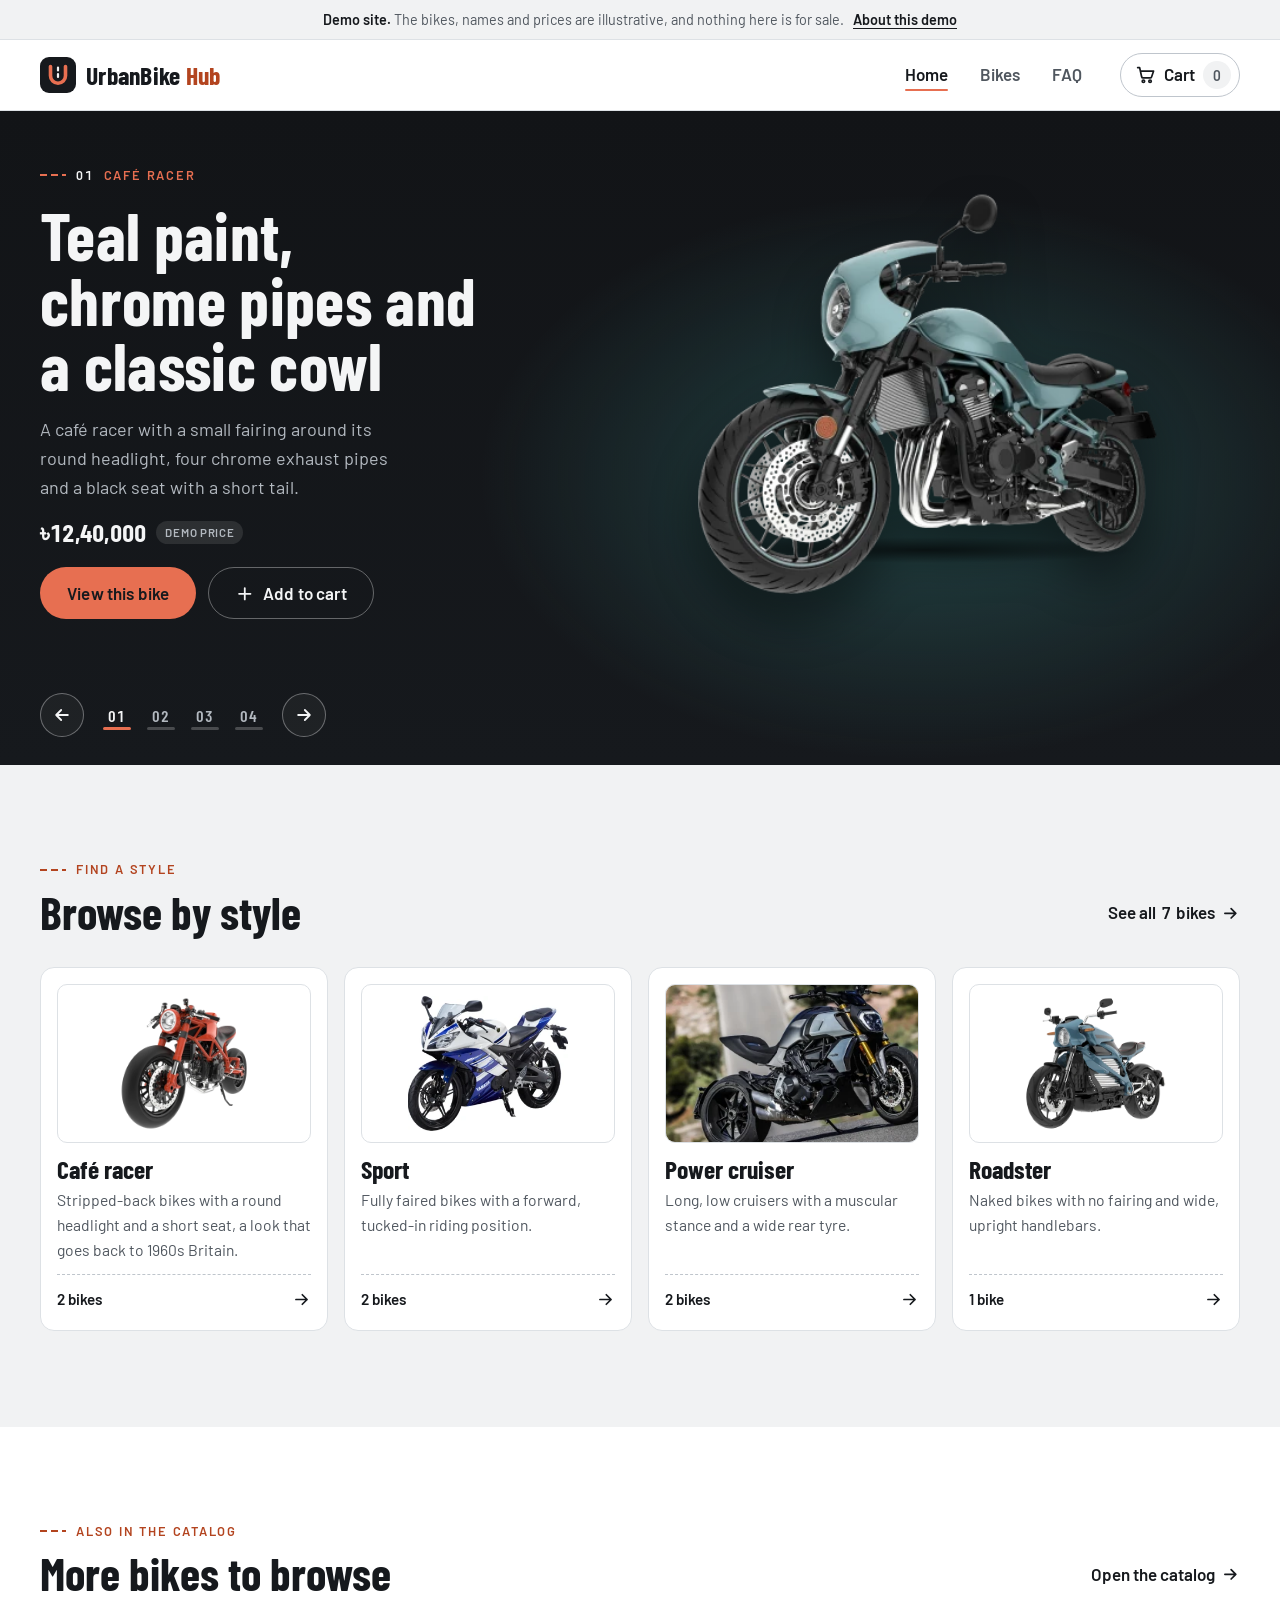
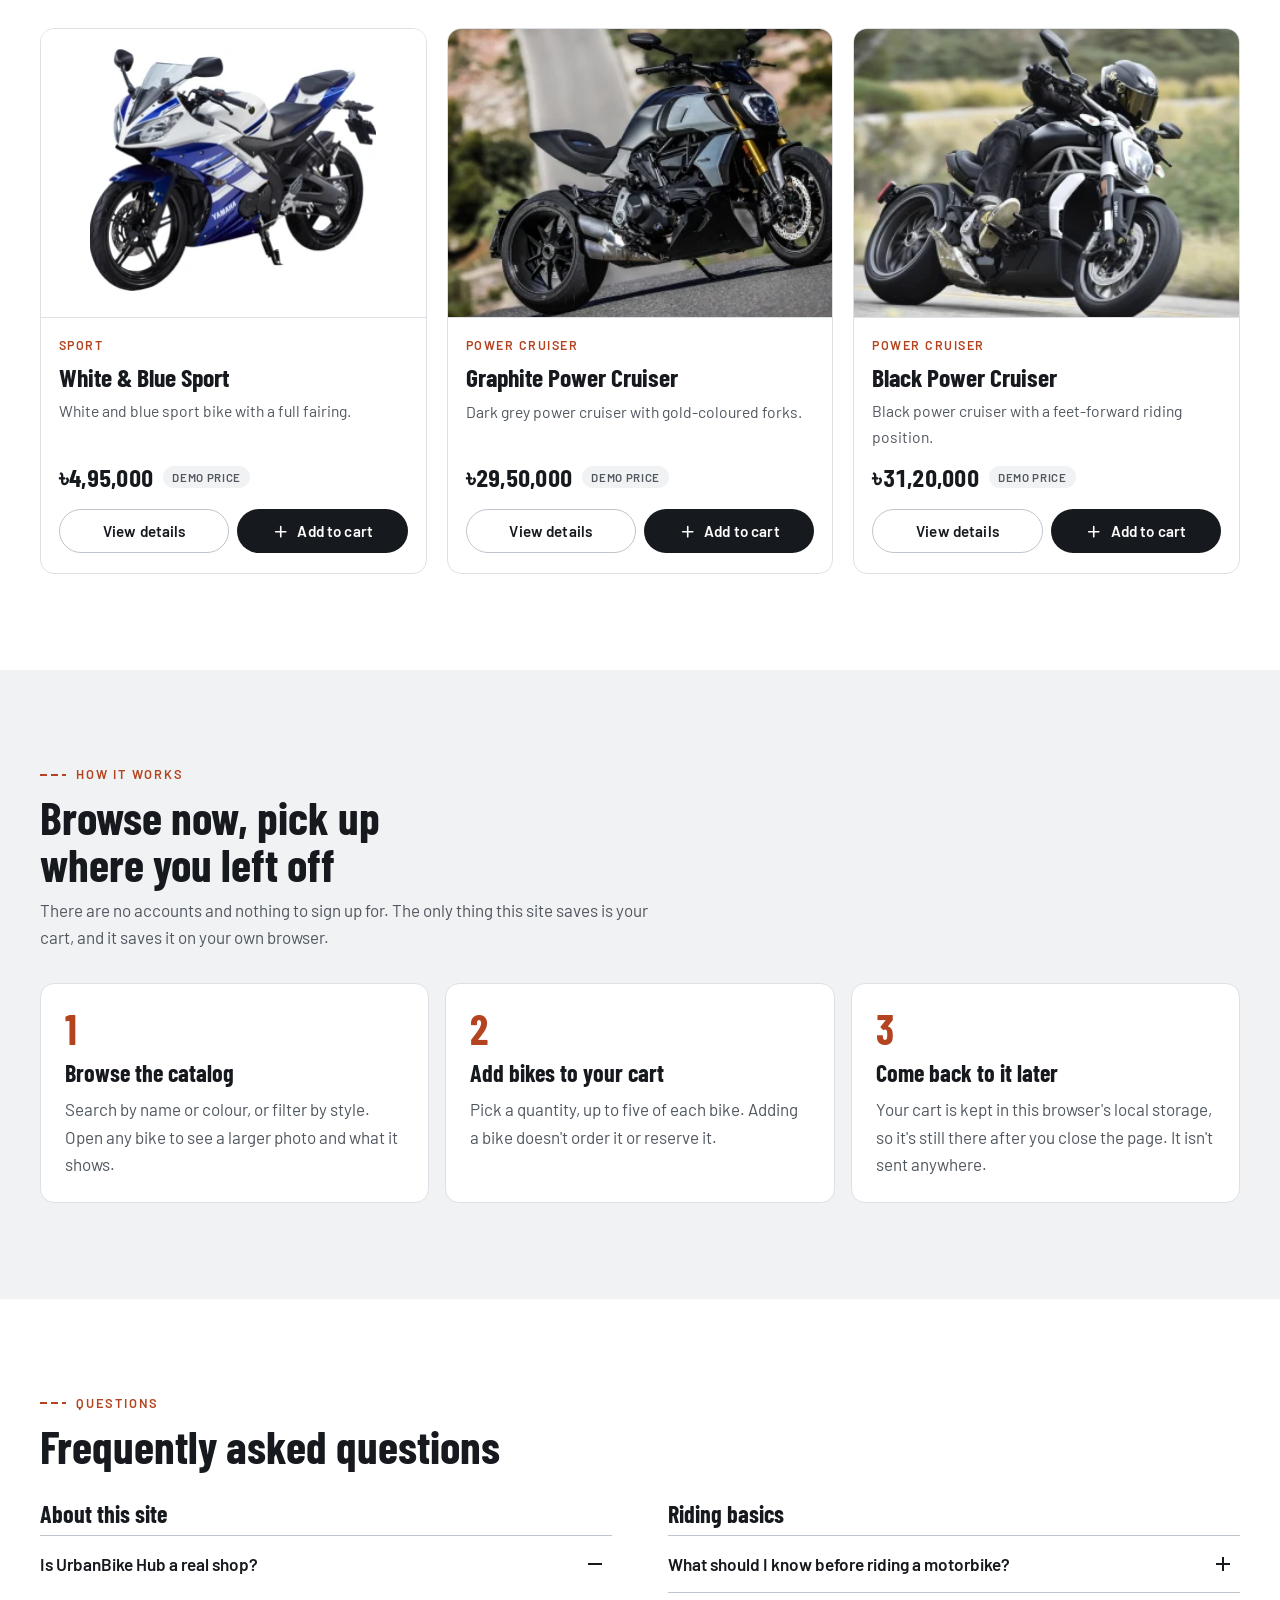
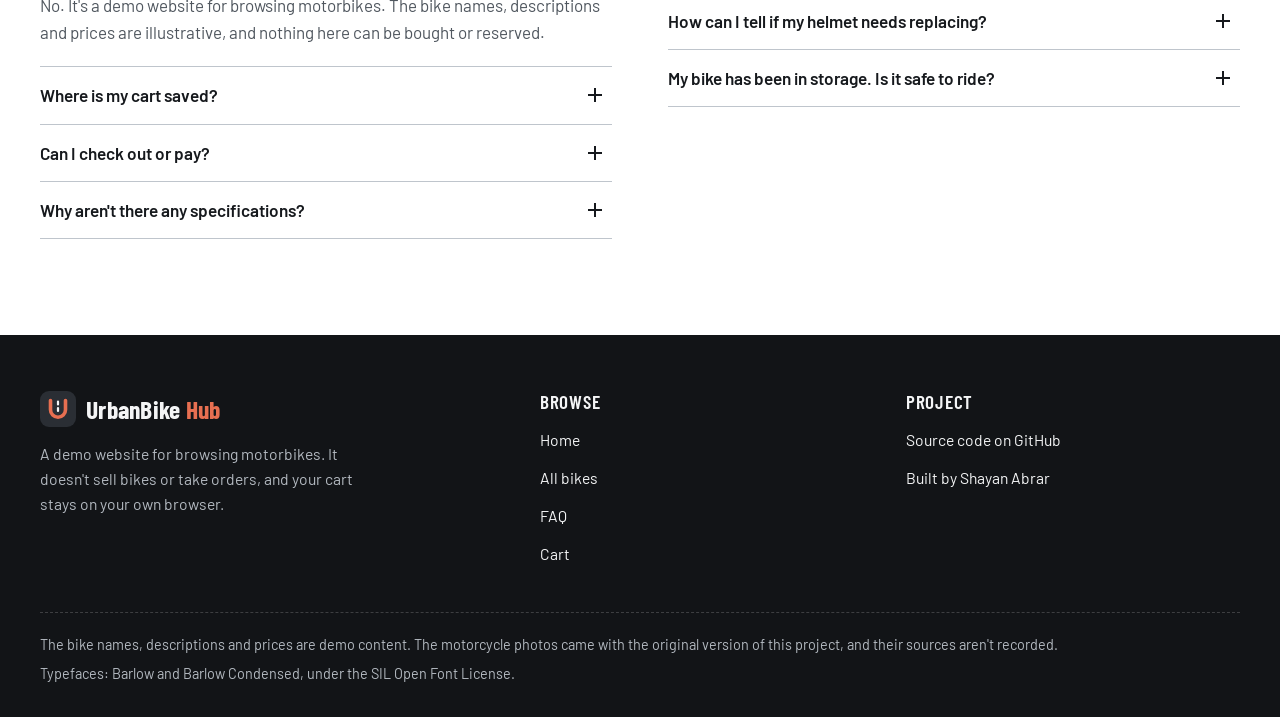
<file: index.html>
<!DOCTYPE html>
<html lang="en">
<head>
  <meta charset="utf-8">
  <meta name="viewport" content="width=device-width, initial-scale=1">
  <title>UrbanBike Hub · Browse motorbikes</title>
  <meta name="description" content="Browse a demo catalog of café racers, sport bikes, power cruisers and roadsters, and keep a cart on your own browser.">
  <meta name="theme-color" content="#121417">
  <link rel="icon" href="assets/img/favicon.svg" type="image/svg+xml">
  <link rel="apple-touch-icon" href="assets/img/apple-touch-icon.png">
  <link rel="preload" href="assets/fonts/barlow-latin-400-normal.woff2" as="font" type="font/woff2" crossorigin>
  <link rel="preload" href="assets/fonts/barlow-condensed-latin-700-normal.woff2" as="font" type="font/woff2" crossorigin>
  <link rel="stylesheet" href="assets/css/site.css">
  <script>document.documentElement.classList.add("js");</script>
  <script src="assets/js/data.js" defer></script>
  <script src="assets/js/cart.js" defer></script>
  <script src="assets/js/ui.js" defer></script>
  <script src="assets/js/home.js" defer></script>
</head>
<body data-page="home">
  <a class="skip-link" href="#main">Skip to main content</a>
  <aside class="demo-bar" aria-label="Demo notice">
    <div class="container">
      <p><strong>Demo site.</strong> The bikes, names and prices are illustrative, and nothing here is for sale. <a href="index.html#about-this-site">About this demo</a></p>
    </div>
  </aside>
  <header class="site-header">
    <div class="container header-inner">
      <a class="brand" href="index.html"><svg class="brand-mark" viewBox="0 0 36 36" aria-hidden="true" focusable="false"><rect width="36" height="36" rx="9" fill="#16191d"/><path d="M10.5 9.5v9.25a7.5 7.5 0 0 0 15 0V9.5" fill="none" stroke="#e76f51" stroke-width="3.6" stroke-linecap="round"/><path d="M18 10.5v3M18 17v3" stroke="#f4f5f6" stroke-width="2.2" stroke-linecap="round"/></svg><span class="brand-name">UrbanBike <span>Hub</span></span></a>
      <nav class="site-nav" aria-label="Main">
        <ul>
          <li><a href="index.html" data-nav="home">Home</a></li>
          <li><a href="bikes.html" data-nav="bikes">Bikes</a></li>
          <li><a href="index.html#faq" data-nav="faq">FAQ</a></li>
        </ul>
      </nav>
      <a class="cart-link" href="cart.html" data-nav="cart"><svg class="icon" viewBox="0 0 24 24" aria-hidden="true" focusable="false"><path d="M3 4h2.2l2.3 10.4a1.6 1.6 0 0 0 1.6 1.3h8.1a1.6 1.6 0 0 0 1.5-1.1L21 8H6.3"/><circle cx="9.5" cy="19.5" r="1.4"/><circle cx="17" cy="19.5" r="1.4"/></svg><span>Cart</span><span class="cart-count" data-cart-count aria-hidden="true">0</span><span class="visually-hidden" data-cart-count-text>, empty</span></a>
    </div>
  </header>
  <main id="main" tabindex="-1">
    <h1 class="visually-hidden">UrbanBike Hub: browse motorbikes</h1>
    <section class="hero" data-carousel aria-roledescription="carousel" aria-label="Featured bikes">
      <div class="hero-track" data-carousel-track aria-live="polite">
        <div class="hero-slide" role="group" aria-roledescription="slide" aria-label="1 of 4: Teal Café Racer" style="--glow: rgba(64, 166, 162, 0.32)">
          <div class="container hero-inner">
            <div class="hero-copy">
              <p class="eyebrow hero-eyebrow"><span class="slide-no">01</span> Café racer</p>
              <h2 class="hero-title">Teal paint, chrome pipes and a classic cowl</h2>
              <p class="hero-text">A café racer with a small fairing around its round headlight, four chrome exhaust pipes and a black seat with a short tail.</p>
              <p class="price-row hero-price js-only" data-price-for="teal-cafe-racer"></p>
              <div class="hero-actions">
                <a class="btn btn-primary btn-lg" href="bike.html?id=teal-cafe-racer">View this bike<span class="visually-hidden">: the Teal Café Racer</span></a>
                <button class="btn btn-ghost-light btn-lg js-only" type="button" data-add-to-cart="teal-cafe-racer"><svg class="icon" viewBox="0 0 24 24" aria-hidden="true" focusable="false"><path d="M12 5v14M5 12h14"/></svg><span class="btn-label">Add to cart</span><span class="visually-hidden"> the Teal Café Racer</span></button>
              </div>
            </div>
            <div class="hero-media"><img src="assets/img/bikes/teal-cafe-racer.webp" width="399" height="343" alt="Teal café racer with a small fairing around its round headlight, four chrome exhaust pipes and a black seat, seen from the front left" fetchpriority="high" decoding="async"></div>
          </div>
        </div>
        <div class="hero-slide" role="group" aria-roledescription="slide" aria-label="2 of 4: Red Café Racer" style="--glow: rgba(214, 70, 46, 0.32)">
          <div class="container hero-inner">
            <div class="hero-copy">
              <p class="eyebrow hero-eyebrow"><span class="slide-no">02</span> Café racer</p>
              <h2 class="hero-title">A red frame with nothing to hide</h2>
              <p class="hero-text">This café racer shows off its red tubular frame, with a round headlight in a matching shell, a quilted dark seat and a wide front tyre.</p>
              <p class="price-row hero-price js-only" data-price-for="red-cafe-racer"></p>
              <div class="hero-actions">
                <a class="btn btn-primary btn-lg" href="bike.html?id=red-cafe-racer">View this bike<span class="visually-hidden">: the Red Café Racer</span></a>
                <button class="btn btn-ghost-light btn-lg js-only" type="button" data-add-to-cart="red-cafe-racer"><svg class="icon" viewBox="0 0 24 24" aria-hidden="true" focusable="false"><path d="M12 5v14M5 12h14"/></svg><span class="btn-label">Add to cart</span><span class="visually-hidden"> the Red Café Racer</span></button>
              </div>
            </div>
            <div class="hero-media"><img src="assets/img/bikes/red-cafe-racer.webp" width="322" height="336" alt="Café racer with an exposed red tubular frame, a round headlight in a red shell and a quilted dark seat, seen from the front left" decoding="async"></div>
          </div>
        </div>
        <div class="hero-slide" role="group" aria-roledescription="slide" aria-label="3 of 4: Orange Sport" style="--glow: rgba(242, 132, 42, 0.30)">
          <div class="container hero-inner">
            <div class="hero-copy">
              <p class="eyebrow hero-eyebrow"><span class="slide-no">03</span> Sport</p>
              <h2 class="hero-title">Full fairing, twin lights, bright orange</h2>
              <p class="hero-text">A sport bike wrapped in orange bodywork, with twin headlights under a tinted windscreen and a seat that steps up for a passenger.</p>
              <p class="price-row hero-price js-only" data-price-for="orange-sport"></p>
              <div class="hero-actions">
                <a class="btn btn-primary btn-lg" href="bike.html?id=orange-sport">View this bike<span class="visually-hidden">: the Orange Sport</span></a>
                <button class="btn btn-ghost-light btn-lg js-only" type="button" data-add-to-cart="orange-sport"><svg class="icon" viewBox="0 0 24 24" aria-hidden="true" focusable="false"><path d="M12 5v14M5 12h14"/></svg><span class="btn-label">Add to cart</span><span class="visually-hidden"> the Orange Sport</span></button>
              </div>
            </div>
            <div class="hero-media"><img src="assets/img/bikes/orange-sport.webp" width="417" height="330" alt="Orange sport bike with a full fairing, twin headlights, a tinted windscreen and a black split seat, seen from the front left" decoding="async"></div>
          </div>
        </div>
        <div class="hero-slide" role="group" aria-roledescription="slide" aria-label="4 of 4: Slate Roadster" style="--glow: rgba(88, 142, 186, 0.32)">
          <div class="container hero-inner">
            <div class="hero-copy">
              <p class="eyebrow hero-eyebrow"><span class="slide-no">04</span> Roadster</p>
              <h2 class="hero-title">An upright roadster in slate blue</h2>
              <p class="hero-text">No fairing and wide handlebars, with finned silver panels along the side, a brown seat and a round headlight in a small cowl.</p>
              <p class="price-row hero-price js-only" data-price-for="slate-roadster"></p>
              <div class="hero-actions">
                <a class="btn btn-primary btn-lg" href="bike.html?id=slate-roadster">View this bike<span class="visually-hidden">: the Slate Roadster</span></a>
                <button class="btn btn-ghost-light btn-lg js-only" type="button" data-add-to-cart="slate-roadster"><svg class="icon" viewBox="0 0 24 24" aria-hidden="true" focusable="false"><path d="M12 5v14M5 12h14"/></svg><span class="btn-label">Add to cart</span><span class="visually-hidden"> the Slate Roadster</span></button>
              </div>
            </div>
            <div class="hero-media"><img src="assets/img/bikes/slate-roadster.webp" width="369" height="344" alt="Slate-blue roadster with a round headlight, finned silver side panels, wide handlebars and a brown seat, seen from the front left" decoding="async"></div>
          </div>
        </div>
      </div>
      <div class="hero-controls" data-carousel-controls>
        <div class="container">
          <button class="hero-arrow hero-arrow-prev" type="button" data-carousel-prev aria-label="Previous bike"><svg class="icon" viewBox="0 0 24 24" aria-hidden="true" focusable="false"><path d="M5 12h14M13 6l6 6-6 6"/></svg></button>
          <div class="hero-dots">
            <button class="hero-dot" type="button" data-carousel-to="0" aria-current="true">01<span class="visually-hidden"> Teal Café Racer</span></button>
            <button class="hero-dot" type="button" data-carousel-to="1" aria-current="false">02<span class="visually-hidden"> Red Café Racer</span></button>
            <button class="hero-dot" type="button" data-carousel-to="2" aria-current="false">03<span class="visually-hidden"> Orange Sport</span></button>
            <button class="hero-dot" type="button" data-carousel-to="3" aria-current="false">04<span class="visually-hidden"> Slate Roadster</span></button>
          </div>
          <button class="hero-arrow" type="button" data-carousel-next aria-label="Next bike"><svg class="icon" viewBox="0 0 24 24" aria-hidden="true" focusable="false"><path d="M5 12h14M13 6l6 6-6 6"/></svg></button>
        </div>
      </div>
    </section>

    <section class="section section-alt" aria-labelledby="styles-title">
      <div class="container">
        <div class="section-head">
          <div>
            <p class="eyebrow">Find a style</p>
            <h2 class="section-title" id="styles-title">Browse by style</h2>
          </div>
          <a class="text-link" href="bikes.html">See all <span data-bike-total>7</span> bikes<svg class="icon" viewBox="0 0 24 24" aria-hidden="true" focusable="false"><path d="M5 12h14M13 6l6 6-6 6"/></svg></a>
        </div>
        <div class="style-grid">
        <a class="style-tile" href="bikes.html?style=cafe-racer">
          <div class="style-media"><img class="" src="assets/img/bikes/red-cafe-racer.webp" width="322" height="336" alt="" loading="lazy" decoding="async"></div>
          <div><h3 class="style-name">Café racer</h3><p class="style-blurb">Stripped-back bikes with a round headlight and a short seat, a look that goes back to 1960s Britain.</p></div>
          <p class="style-foot"><span data-style-count="cafe-racer">2 bikes</span><svg class="icon" viewBox="0 0 24 24" aria-hidden="true" focusable="false"><path d="M5 12h14M13 6l6 6-6 6"/></svg></p>
        </a>
        <a class="style-tile" href="bikes.html?style=sport">
          <div class="style-media"><img class="" src="assets/img/bikes/white-blue-sport.webp" width="288" height="243" alt="" loading="lazy" decoding="async"></div>
          <div><h3 class="style-name">Sport</h3><p class="style-blurb">Fully faired bikes with a forward, tucked-in riding position.</p></div>
          <p class="style-foot"><span data-style-count="sport">2 bikes</span><svg class="icon" viewBox="0 0 24 24" aria-hidden="true" focusable="false"><path d="M5 12h14M13 6l6 6-6 6"/></svg></p>
        </a>
        <a class="style-tile" href="bikes.html?style=power-cruiser">
          <div class="style-media"><img class="is-photo" src="assets/img/bikes/graphite-power-cruiser.webp" width="327" height="246" alt="" loading="lazy" decoding="async"></div>
          <div><h3 class="style-name">Power cruiser</h3><p class="style-blurb">Long, low cruisers with a muscular stance and a wide rear tyre.</p></div>
          <p class="style-foot"><span data-style-count="power-cruiser">2 bikes</span><svg class="icon" viewBox="0 0 24 24" aria-hidden="true" focusable="false"><path d="M5 12h14M13 6l6 6-6 6"/></svg></p>
        </a>
        <a class="style-tile" href="bikes.html?style=roadster">
          <div class="style-media"><img class="" src="assets/img/bikes/slate-roadster.webp" width="369" height="344" alt="" loading="lazy" decoding="async"></div>
          <div><h3 class="style-name">Roadster</h3><p class="style-blurb">Naked bikes with no fairing and wide, upright handlebars.</p></div>
          <p class="style-foot"><span data-style-count="roadster">1 bike</span><svg class="icon" viewBox="0 0 24 24" aria-hidden="true" focusable="false"><path d="M5 12h14M13 6l6 6-6 6"/></svg></p>
        </a>
        </div>
      </div>
    </section>

    <section class="section" aria-labelledby="more-title">
      <div class="container">
        <div class="section-head">
          <div>
            <p class="eyebrow">Also in the catalog</p>
            <h2 class="section-title" id="more-title">More bikes to browse</h2>
          </div>
          <a class="text-link" href="bikes.html">Open the catalog<svg class="icon" viewBox="0 0 24 24" aria-hidden="true" focusable="false"><path d="M5 12h14M13 6l6 6-6 6"/></svg></a>
        </div>
        <div class="bike-grid" id="more-bikes"></div>
        <noscript><p class="noscript">Turn on JavaScript to browse the catalog and use the cart.</p></noscript>
      </div>
    </section>

    <section class="section section-alt" aria-labelledby="how-title">
      <div class="container">
        <div class="section-head">
          <div>
            <p class="eyebrow">How it works</p>
            <h2 class="section-title" id="how-title">Browse now, pick up where you left off</h2>
            <p class="section-intro">There are no accounts and nothing to sign up for. The only thing this site saves is your cart, and it saves it on your own browser.</p>
          </div>
        </div>
        <ol class="steps">
          <li class="step"><span class="step-no" aria-hidden="true">1</span><h3>Browse the catalog</h3><p>Search by name or colour, or filter by style. Open any bike to see a larger photo and what it shows.</p></li>
          <li class="step"><span class="step-no" aria-hidden="true">2</span><h3>Add bikes to your cart</h3><p>Pick a quantity, up to five of each bike. Adding a bike doesn't order it or reserve it.</p></li>
          <li class="step"><span class="step-no" aria-hidden="true">3</span><h3>Come back to it later</h3><p>Your cart is kept in this browser's local storage, so it's still there after you close the page. It isn't sent anywhere.</p></li>
        </ol>
      </div>
    </section>

    <section class="section" id="faq" aria-labelledby="faq-title">
      <div class="container">
        <div class="section-head">
          <div>
            <p class="eyebrow">Questions</p>
            <h2 class="section-title" id="faq-title">Frequently asked questions</h2>
          </div>
        </div>
        <div class="faq-groups">
          <div class="faq-group" id="about-this-site">
            <h3>About this site</h3>
          <details class="faq-item" open>
            <summary>Is UrbanBike Hub a real shop?</summary>
            <div class="faq-answer"><p>No. It's a demo website for browsing motorbikes. The bike names, descriptions and prices are illustrative, and nothing here can be bought or reserved.</p></div>
          </details>
          <details class="faq-item">
            <summary>Where is my cart saved?</summary>
            <div class="faq-answer"><p>Only in this browser, in its local storage. It isn't sent to a server, so it won't show up on another browser or device, and clearing this site's data empties it.</p></div>
          </details>
          <details class="faq-item">
            <summary>Can I check out or pay?</summary>
            <div class="faq-answer"><p>No. There's no checkout and no payment system. Use the cart to keep track of the bikes you like.</p></div>
          </details>
          <details class="faq-item">
            <summary>Why aren't there any specifications?</summary>
            <div class="faq-answer"><p>Each bike is described only from what its photo shows. This demo has no verified specifications, so it doesn't list any.</p></div>
          </details>
          </div>
          <div class="faq-group">
            <h3>Riding basics</h3>
          <details class="faq-item">
            <summary>What should I know before riding a motorbike?</summary>
            <div class="faq-answer"><p>Get proper training and the licence your country requires. Wear a helmet that fits and meets your local safety standard, along with gloves, boots and protective clothing.</p><p>Before each ride, check the tyres, brakes, lights and controls. On the road, ride as if other drivers haven't seen you: keep a safe distance, stay out of blind spots and follow the traffic laws.</p></div>
          </details>
          <details class="faq-item">
            <summary>How can I tell if my helmet needs replacing?</summary>
            <div class="faq-answer"><p>Replace it after any crash or hard knock, even if it looks fine, because the foam liner inside is designed to absorb a single impact. Also replace it if the shell is cracked, the liner is crumbling or dented, it no longer fits snugly, or the strap or buckle is worn.</p><p>Many helmet makers suggest replacing a helmet about every five years even without damage. Check the advice in your helmet's manual.</p></div>
          </details>
          <details class="faq-item">
            <summary>My bike has been in storage. Is it safe to ride?</summary>
            <div class="faq-answer"><p>Check it over first. Look at the tyres for the right pressure, cracks or flat spots, charge or test the battery, check the oil, brake fluid and coolant, and make sure the chain or belt is lubricated and correctly adjusted. Then test the brakes, lights and horn.</p><p>Fuel left in the tank for months can go stale. If anything looks wrong, or you're not sure, have a qualified mechanic check the bike before you ride it.</p></div>
          </details>
          </div>
        </div>
      </div>
    </section>
  </main>
  <footer class="site-footer">
    <div class="container">
      <div class="footer-grid">
        <div class="footer-brand">
          <a class="brand" href="index.html"><svg class="brand-mark" viewBox="0 0 36 36" aria-hidden="true" focusable="false"><rect width="36" height="36" rx="9" fill="#16191d"/><path d="M10.5 9.5v9.25a7.5 7.5 0 0 0 15 0V9.5" fill="none" stroke="#e76f51" stroke-width="3.6" stroke-linecap="round"/><path d="M18 10.5v3M18 17v3" stroke="#f4f5f6" stroke-width="2.2" stroke-linecap="round"/></svg><span class="brand-name">UrbanBike <span>Hub</span></span></a>
          <p>A demo website for browsing motorbikes. It doesn't sell bikes or take orders, and your cart stays on your own browser.</p>
        </div>
        <nav aria-labelledby="footer-browse">
          <h2 class="footer-title" id="footer-browse">Browse</h2>
          <ul class="footer-links">
            <li><a href="index.html">Home</a></li>
            <li><a href="bikes.html">All bikes</a></li>
            <li><a href="index.html#faq">FAQ</a></li>
            <li><a href="cart.html">Cart</a></li>
          </ul>
        </nav>
        <div>
          <h2 class="footer-title">Project</h2>
          <ul class="footer-links">
            <li><a href="https://github.com/SHAYAN-ABRAR/UrbanBike-Hub">Source code on GitHub</a></li>
            <li><a href="https://github.com/SHAYAN-ABRAR">Built by Shayan Abrar</a></li>
          </ul>
        </div>
      </div>
      <div class="footer-base">
        <p>The bike names, descriptions and prices are demo content. The motorcycle photos came with the original version of this project, and their sources aren't recorded.</p>
        <p>Typefaces: Barlow and Barlow Condensed, under the SIL Open Font License.</p>
      </div>
    </div>
  </footer>
</body>
</html>
</file>
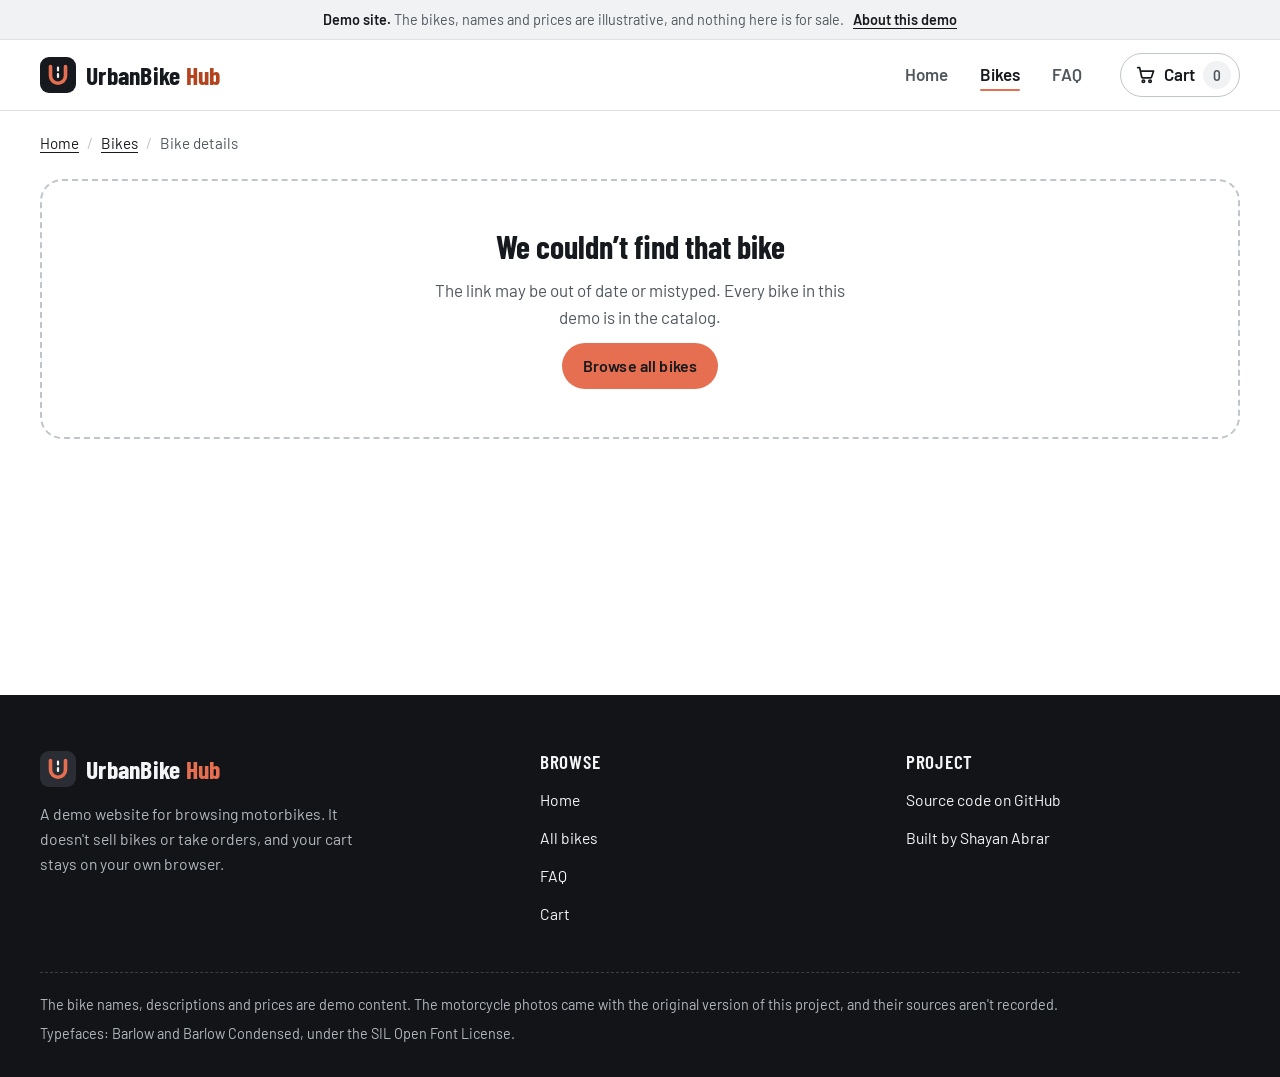
<file: bike.html>
<!DOCTYPE html>
<html lang="en">
<head>
  <meta charset="utf-8">
  <meta name="viewport" content="width=device-width, initial-scale=1">
  <title>Bike details · UrbanBike Hub</title>
  <meta name="description" content="A bike in the UrbanBike Hub demo catalog.">
  <meta name="theme-color" content="#121417">
  <link rel="icon" href="assets/img/favicon.svg" type="image/svg+xml">
  <link rel="apple-touch-icon" href="assets/img/apple-touch-icon.png">
  <link rel="preload" href="assets/fonts/barlow-latin-400-normal.woff2" as="font" type="font/woff2" crossorigin>
  <link rel="preload" href="assets/fonts/barlow-condensed-latin-700-normal.woff2" as="font" type="font/woff2" crossorigin>
  <link rel="stylesheet" href="assets/css/site.css">
  <script>document.documentElement.classList.add("js");</script>
  <script src="assets/js/data.js" defer></script>
  <script src="assets/js/cart.js" defer></script>
  <script src="assets/js/ui.js" defer></script>
  <script src="assets/js/detail.js" defer></script>
</head>
<body data-page="bike" data-section="bikes">
  <a class="skip-link" href="#main">Skip to main content</a>
  <aside class="demo-bar" aria-label="Demo notice">
    <div class="container">
      <p><strong>Demo site.</strong> The bikes, names and prices are illustrative, and nothing here is for sale. <a href="index.html#about-this-site">About this demo</a></p>
    </div>
  </aside>
  <header class="site-header">
    <div class="container header-inner">
      <a class="brand" href="index.html"><svg class="brand-mark" viewBox="0 0 36 36" aria-hidden="true" focusable="false"><rect width="36" height="36" rx="9" fill="#16191d"/><path d="M10.5 9.5v9.25a7.5 7.5 0 0 0 15 0V9.5" fill="none" stroke="#e76f51" stroke-width="3.6" stroke-linecap="round"/><path d="M18 10.5v3M18 17v3" stroke="#f4f5f6" stroke-width="2.2" stroke-linecap="round"/></svg><span class="brand-name">UrbanBike <span>Hub</span></span></a>
      <nav class="site-nav" aria-label="Main">
        <ul>
          <li><a href="index.html" data-nav="home">Home</a></li>
          <li><a href="bikes.html" data-nav="bikes">Bikes</a></li>
          <li><a href="index.html#faq" data-nav="faq">FAQ</a></li>
        </ul>
      </nav>
      <a class="cart-link" href="cart.html" data-nav="cart"><svg class="icon" viewBox="0 0 24 24" aria-hidden="true" focusable="false"><path d="M3 4h2.2l2.3 10.4a1.6 1.6 0 0 0 1.6 1.3h8.1a1.6 1.6 0 0 0 1.5-1.1L21 8H6.3"/><circle cx="9.5" cy="19.5" r="1.4"/><circle cx="17" cy="19.5" r="1.4"/></svg><span>Cart</span><span class="cart-count" data-cart-count aria-hidden="true">0</span><span class="visually-hidden" data-cart-count-text>, empty</span></a>
    </div>
  </header>
  <main id="main" tabindex="-1">
    <div class="container">
      <nav class="breadcrumbs" aria-label="Breadcrumb">
        <ol>
          <li><a href="index.html">Home</a></li>
          <li><a href="bikes.html">Bikes</a></li>
          <li><span aria-current="page" id="crumb-current">Bike details</span></li>
        </ol>
      </nav>
      <noscript><p class="noscript">Turn on JavaScript to browse the catalog and use the cart.</p></noscript>
      <div id="bike-view">
        <article class="detail" id="bike-detail"></article>
        <section class="related" aria-labelledby="related-title">
          <h2 class="section-title section-title-sm" id="related-title">More bikes to look at</h2>
          <div class="bike-grid" id="related-grid"></div>
        </section>
      </div>
      <div class="not-found" id="bike-missing" hidden>
        <div class="empty-state">
          <h1 class="empty-title">We couldn&rsquo;t find that bike</h1>
          <p>The link may be out of date or mistyped. Every bike in this demo is in the catalog.</p>
          <a class="btn btn-primary" href="bikes.html">Browse all bikes</a>
        </div>
      </div>
    </div>
    <div class="section"></div>
  </main>
  <footer class="site-footer">
    <div class="container">
      <div class="footer-grid">
        <div class="footer-brand">
          <a class="brand" href="index.html"><svg class="brand-mark" viewBox="0 0 36 36" aria-hidden="true" focusable="false"><rect width="36" height="36" rx="9" fill="#16191d"/><path d="M10.5 9.5v9.25a7.5 7.5 0 0 0 15 0V9.5" fill="none" stroke="#e76f51" stroke-width="3.6" stroke-linecap="round"/><path d="M18 10.5v3M18 17v3" stroke="#f4f5f6" stroke-width="2.2" stroke-linecap="round"/></svg><span class="brand-name">UrbanBike <span>Hub</span></span></a>
          <p>A demo website for browsing motorbikes. It doesn't sell bikes or take orders, and your cart stays on your own browser.</p>
        </div>
        <nav aria-labelledby="footer-browse">
          <h2 class="footer-title" id="footer-browse">Browse</h2>
          <ul class="footer-links">
            <li><a href="index.html">Home</a></li>
            <li><a href="bikes.html">All bikes</a></li>
            <li><a href="index.html#faq">FAQ</a></li>
            <li><a href="cart.html">Cart</a></li>
          </ul>
        </nav>
        <div>
          <h2 class="footer-title">Project</h2>
          <ul class="footer-links">
            <li><a href="https://github.com/SHAYAN-ABRAR/UrbanBike-Hub">Source code on GitHub</a></li>
            <li><a href="https://github.com/SHAYAN-ABRAR">Built by Shayan Abrar</a></li>
          </ul>
        </div>
      </div>
      <div class="footer-base">
        <p>The bike names, descriptions and prices are demo content. The motorcycle photos came with the original version of this project, and their sources aren't recorded.</p>
        <p>Typefaces: Barlow and Barlow Condensed, under the SIL Open Font License.</p>
      </div>
    </div>
  </footer>
</body>
</html>
</file>
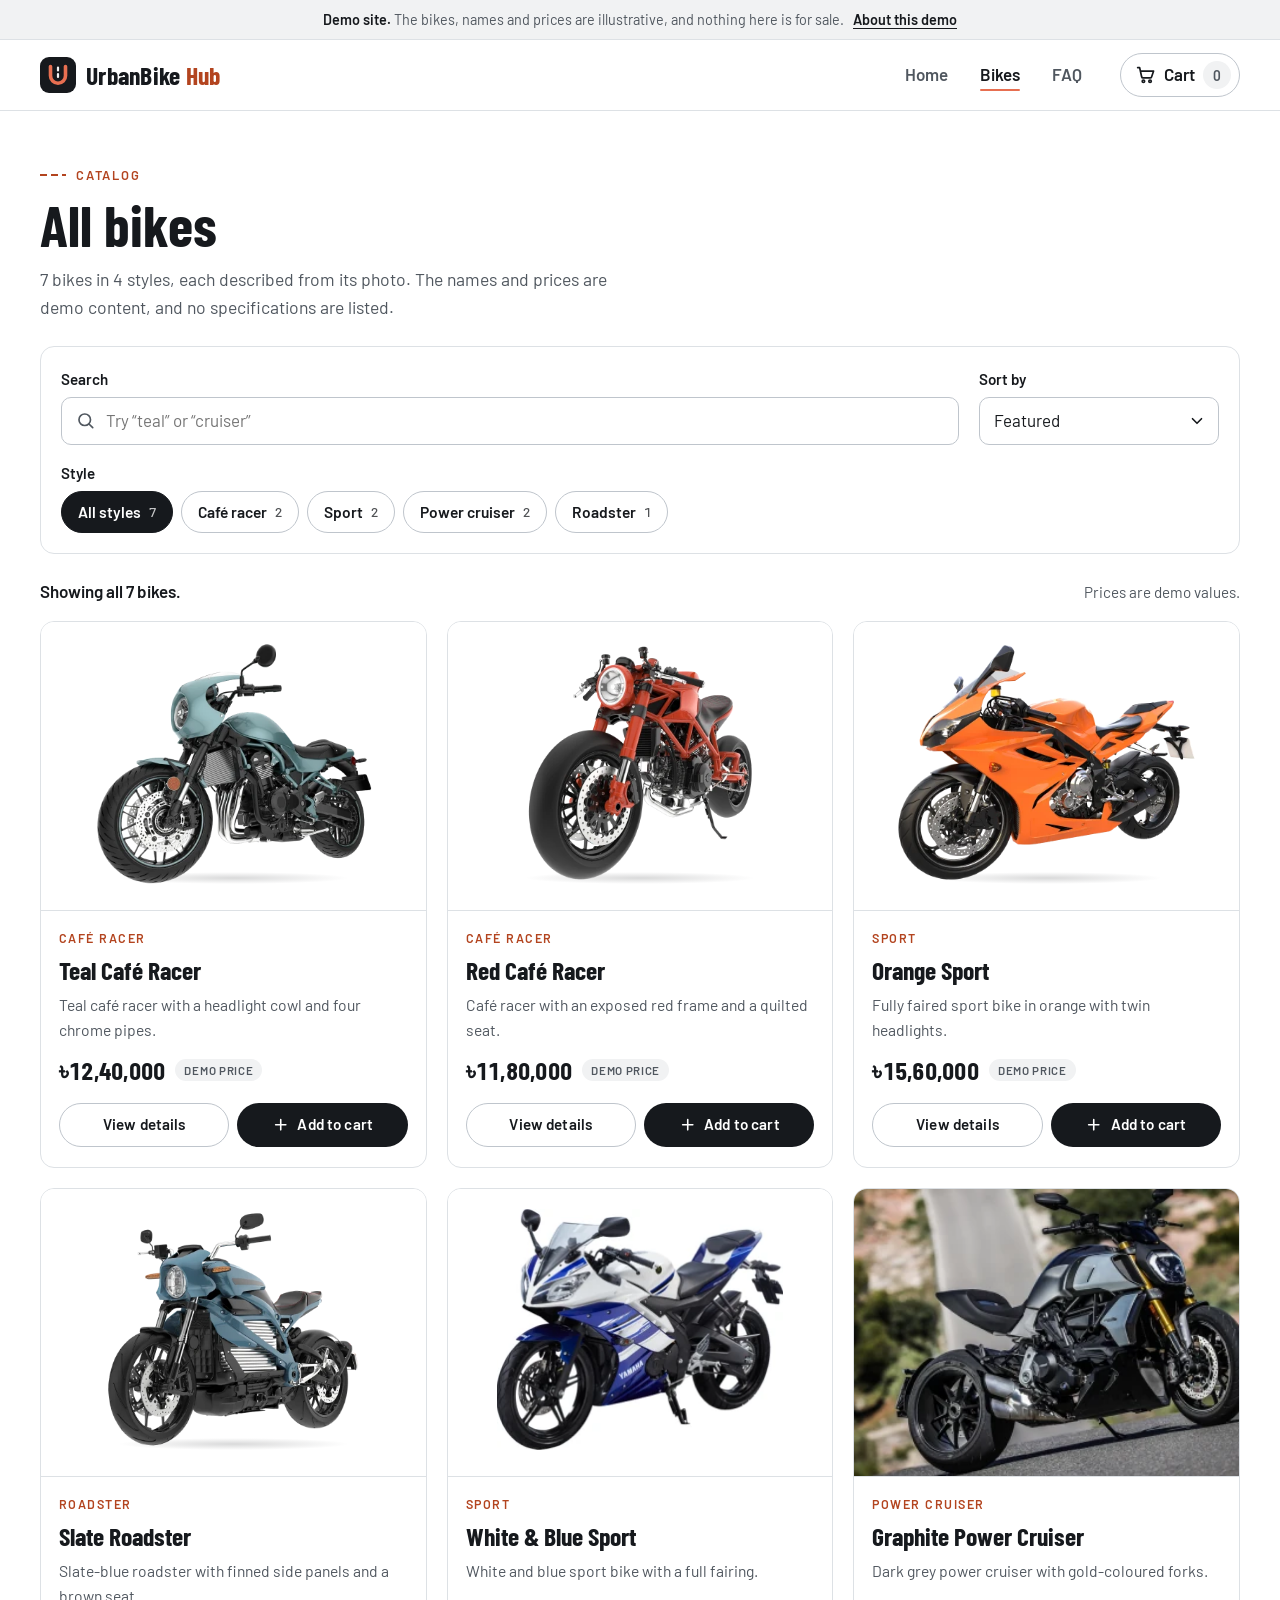
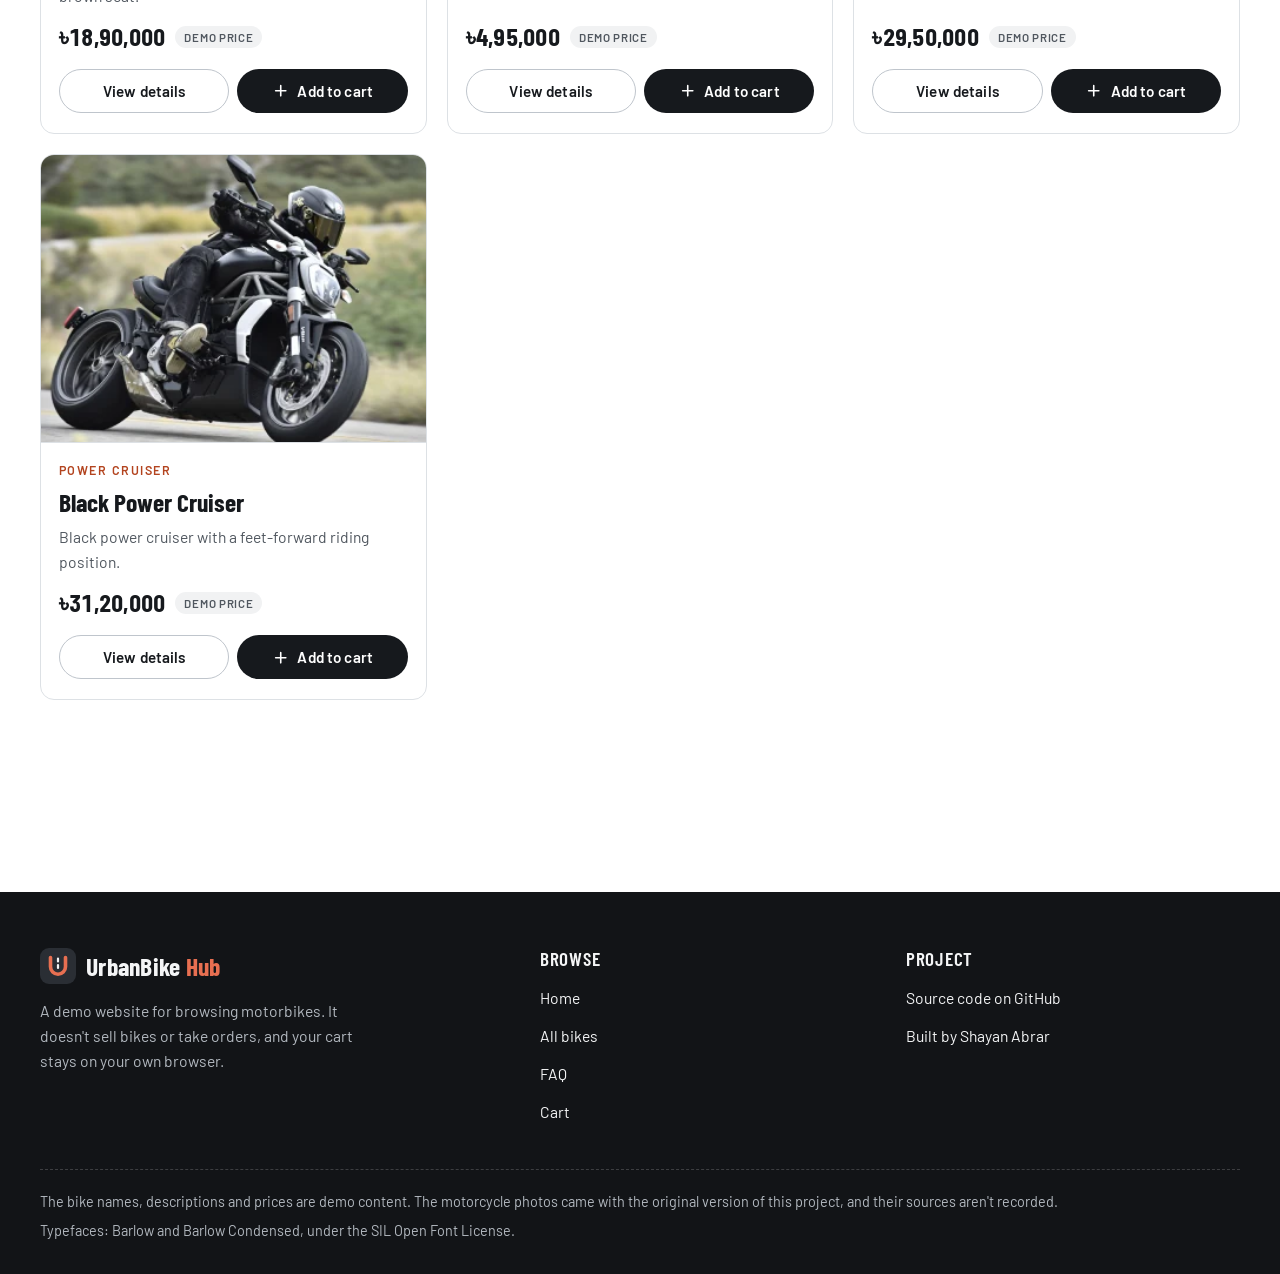
<file: bikes.html>
<!DOCTYPE html>
<html lang="en">
<head>
  <meta charset="utf-8">
  <meta name="viewport" content="width=device-width, initial-scale=1">
  <title>All bikes · UrbanBike Hub</title>
  <meta name="description" content="Search and filter the UrbanBike Hub demo catalog by style, and add bikes to a cart saved on your browser.">
  <meta name="theme-color" content="#121417">
  <link rel="icon" href="assets/img/favicon.svg" type="image/svg+xml">
  <link rel="apple-touch-icon" href="assets/img/apple-touch-icon.png">
  <link rel="preload" href="assets/fonts/barlow-latin-400-normal.woff2" as="font" type="font/woff2" crossorigin>
  <link rel="preload" href="assets/fonts/barlow-condensed-latin-700-normal.woff2" as="font" type="font/woff2" crossorigin>
  <link rel="stylesheet" href="assets/css/site.css">
  <script>document.documentElement.classList.add("js");</script>
  <script src="assets/js/data.js" defer></script>
  <script src="assets/js/cart.js" defer></script>
  <script src="assets/js/ui.js" defer></script>
  <script src="assets/js/catalog.js" defer></script>
</head>
<body data-page="bikes">
  <a class="skip-link" href="#main">Skip to main content</a>
  <aside class="demo-bar" aria-label="Demo notice">
    <div class="container">
      <p><strong>Demo site.</strong> The bikes, names and prices are illustrative, and nothing here is for sale. <a href="index.html#about-this-site">About this demo</a></p>
    </div>
  </aside>
  <header class="site-header">
    <div class="container header-inner">
      <a class="brand" href="index.html"><svg class="brand-mark" viewBox="0 0 36 36" aria-hidden="true" focusable="false"><rect width="36" height="36" rx="9" fill="#16191d"/><path d="M10.5 9.5v9.25a7.5 7.5 0 0 0 15 0V9.5" fill="none" stroke="#e76f51" stroke-width="3.6" stroke-linecap="round"/><path d="M18 10.5v3M18 17v3" stroke="#f4f5f6" stroke-width="2.2" stroke-linecap="round"/></svg><span class="brand-name">UrbanBike <span>Hub</span></span></a>
      <nav class="site-nav" aria-label="Main">
        <ul>
          <li><a href="index.html" data-nav="home">Home</a></li>
          <li><a href="bikes.html" data-nav="bikes">Bikes</a></li>
          <li><a href="index.html#faq" data-nav="faq">FAQ</a></li>
        </ul>
      </nav>
      <a class="cart-link" href="cart.html" data-nav="cart"><svg class="icon" viewBox="0 0 24 24" aria-hidden="true" focusable="false"><path d="M3 4h2.2l2.3 10.4a1.6 1.6 0 0 0 1.6 1.3h8.1a1.6 1.6 0 0 0 1.5-1.1L21 8H6.3"/><circle cx="9.5" cy="19.5" r="1.4"/><circle cx="17" cy="19.5" r="1.4"/></svg><span>Cart</span><span class="cart-count" data-cart-count aria-hidden="true">0</span><span class="visually-hidden" data-cart-count-text>, empty</span></a>
    </div>
  </header>
  <main id="main" tabindex="-1">
    <div class="container page-head">
      <p class="eyebrow">Catalog</p>
      <h1 class="page-title">All bikes</h1>
      <p class="page-intro"><span data-bike-total>7</span> bikes in <span data-style-total>4</span> styles, each described from its photo. The names and prices are demo content, and no specifications are listed.</p>
    </div>
    <div class="container">
      <noscript><p class="noscript">Turn on JavaScript to browse the catalog and use the cart.</p></noscript>
      <form class="catalog-controls js-only" id="catalog-controls" role="search" aria-label="Bikes">
        <div class="field search-field">
          <label for="search">Search</label>
          <svg class="icon" viewBox="0 0 24 24" aria-hidden="true" focusable="false"><circle cx="11" cy="11" r="6.5"/><path d="M20 20l-4.2-4.2"/></svg>
          <input class="input" id="search" name="q" type="search" placeholder="Try &ldquo;teal&rdquo; or &ldquo;cruiser&rdquo;" autocomplete="off" maxlength="60">
        </div>
        <div class="field">
          <label for="sort">Sort by</label>
          <select class="select" id="sort" name="sort">
            <option value="featured">Featured</option>
            <option value="price-asc">Demo price: low to high</option>
            <option value="price-desc">Demo price: high to low</option>
            <option value="name">Name: A to Z</option>
          </select>
        </div>
        <fieldset class="style-filter" id="style-filter"></fieldset>
      </form>
      <div class="results-bar js-only">
        <p class="results-status" id="results-status" role="status" aria-live="polite"></p>
        <p class="results-note">Prices are demo values.</p>
      </div>
      <div class="bike-grid" id="bike-grid"></div>
      <div class="empty-state" id="no-results" hidden>
        <h2 class="empty-title">No bikes found</h2>
        <p id="no-results-text"></p>
        <button class="btn btn-dark" type="button" id="clear-filters">Show all bikes</button>
      </div>
    </div>
    <div class="section"></div>
  </main>
  <footer class="site-footer">
    <div class="container">
      <div class="footer-grid">
        <div class="footer-brand">
          <a class="brand" href="index.html"><svg class="brand-mark" viewBox="0 0 36 36" aria-hidden="true" focusable="false"><rect width="36" height="36" rx="9" fill="#16191d"/><path d="M10.5 9.5v9.25a7.5 7.5 0 0 0 15 0V9.5" fill="none" stroke="#e76f51" stroke-width="3.6" stroke-linecap="round"/><path d="M18 10.5v3M18 17v3" stroke="#f4f5f6" stroke-width="2.2" stroke-linecap="round"/></svg><span class="brand-name">UrbanBike <span>Hub</span></span></a>
          <p>A demo website for browsing motorbikes. It doesn't sell bikes or take orders, and your cart stays on your own browser.</p>
        </div>
        <nav aria-labelledby="footer-browse">
          <h2 class="footer-title" id="footer-browse">Browse</h2>
          <ul class="footer-links">
            <li><a href="index.html">Home</a></li>
            <li><a href="bikes.html">All bikes</a></li>
            <li><a href="index.html#faq">FAQ</a></li>
            <li><a href="cart.html">Cart</a></li>
          </ul>
        </nav>
        <div>
          <h2 class="footer-title">Project</h2>
          <ul class="footer-links">
            <li><a href="https://github.com/SHAYAN-ABRAR/UrbanBike-Hub">Source code on GitHub</a></li>
            <li><a href="https://github.com/SHAYAN-ABRAR">Built by Shayan Abrar</a></li>
          </ul>
        </div>
      </div>
      <div class="footer-base">
        <p>The bike names, descriptions and prices are demo content. The motorcycle photos came with the original version of this project, and their sources aren't recorded.</p>
        <p>Typefaces: Barlow and Barlow Condensed, under the SIL Open Font License.</p>
      </div>
    </div>
  </footer>
</body>
</html>
</file>
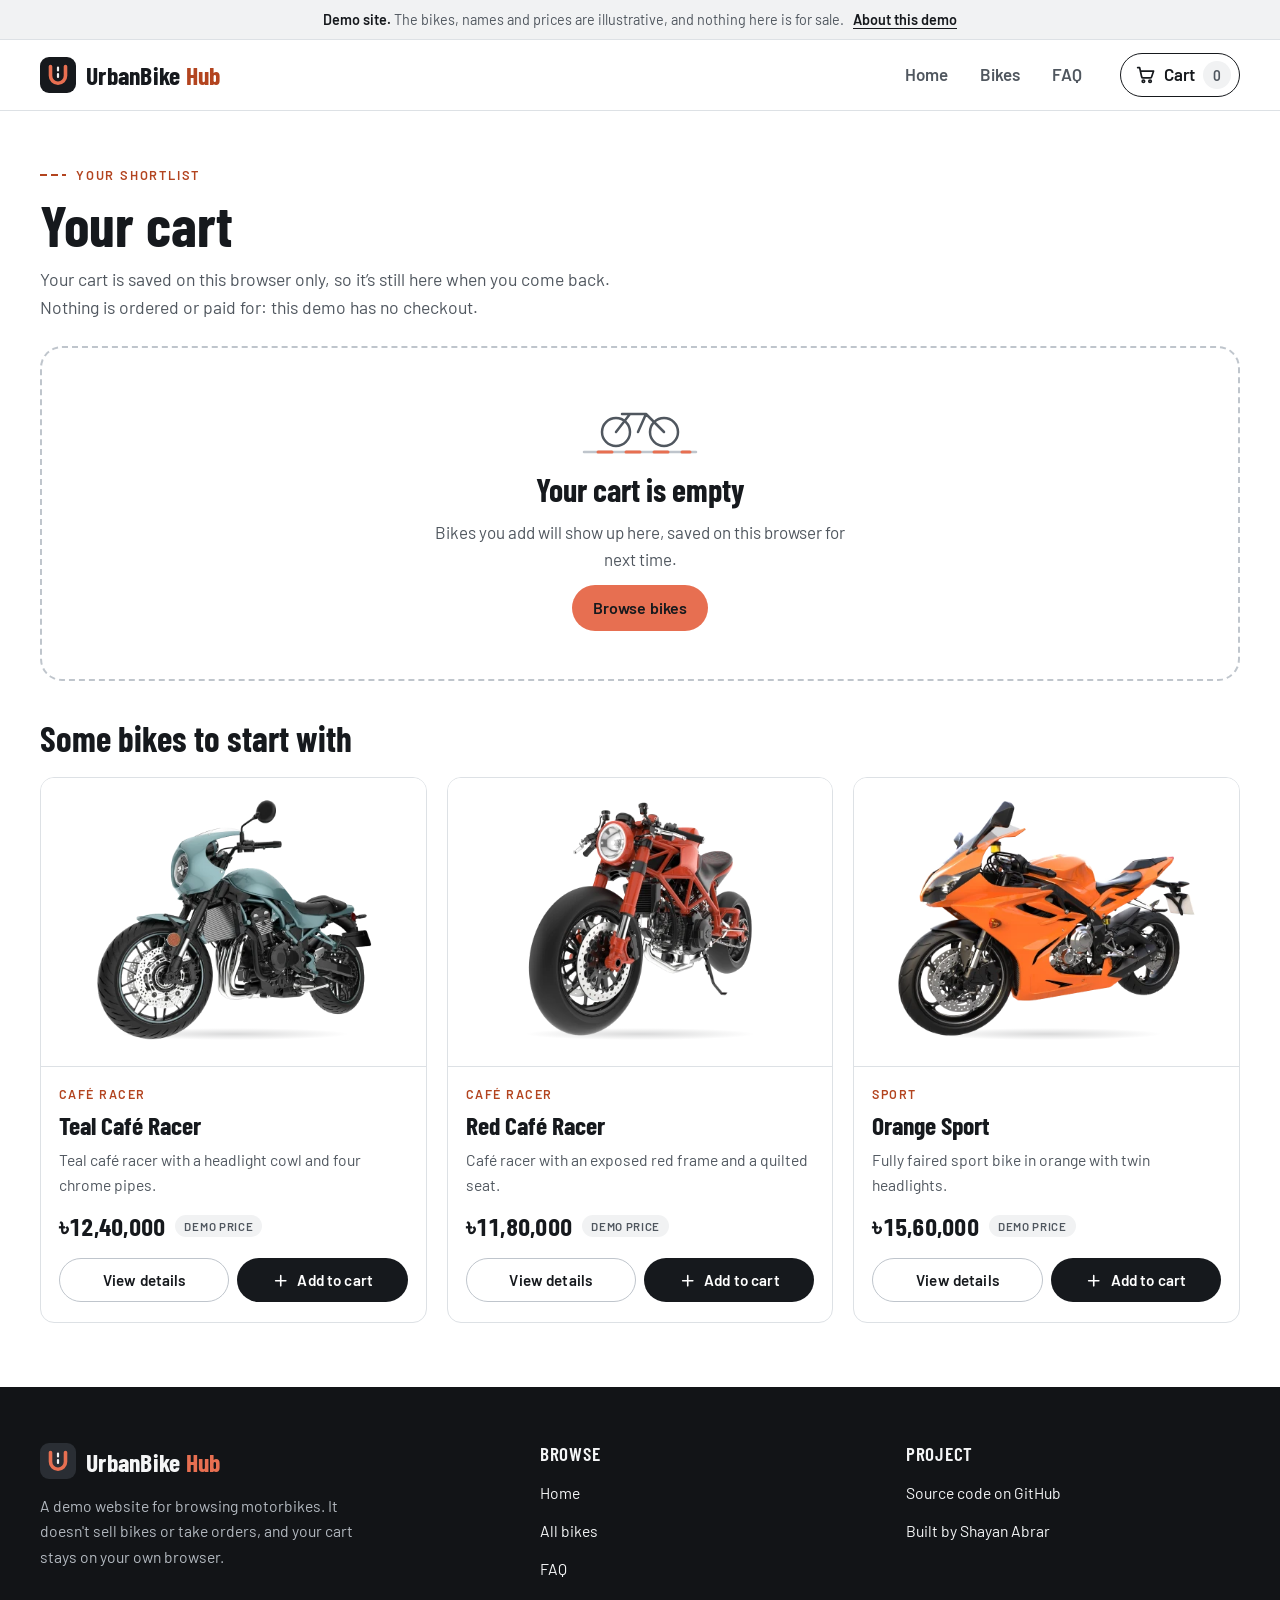
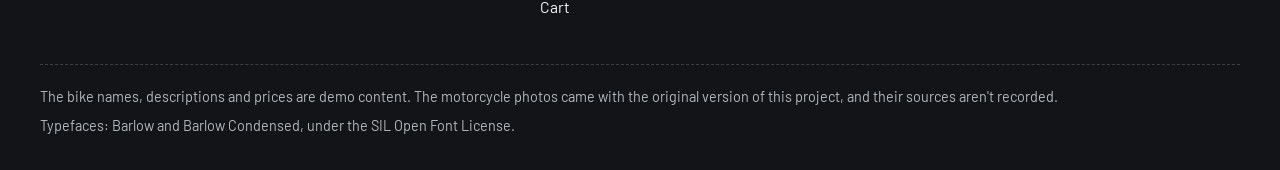
<file: cart.html>
<!DOCTYPE html>
<html lang="en">
<head>
  <meta charset="utf-8">
  <meta name="viewport" content="width=device-width, initial-scale=1">
  <title>Your cart · UrbanBike Hub</title>
  <meta name="description" content="The bikes you've added to your cart on UrbanBike Hub, saved on this browser.">
  <meta name="theme-color" content="#121417">
  <link rel="icon" href="assets/img/favicon.svg" type="image/svg+xml">
  <link rel="apple-touch-icon" href="assets/img/apple-touch-icon.png">
  <link rel="preload" href="assets/fonts/barlow-latin-400-normal.woff2" as="font" type="font/woff2" crossorigin>
  <link rel="preload" href="assets/fonts/barlow-condensed-latin-700-normal.woff2" as="font" type="font/woff2" crossorigin>
  <link rel="stylesheet" href="assets/css/site.css">
  <script>document.documentElement.classList.add("js");</script>
  <script src="assets/js/data.js" defer></script>
  <script src="assets/js/cart.js" defer></script>
  <script src="assets/js/ui.js" defer></script>
  <script src="assets/js/cart-page.js" defer></script>
</head>
<body data-page="cart">
  <a class="skip-link" href="#main">Skip to main content</a>
  <aside class="demo-bar" aria-label="Demo notice">
    <div class="container">
      <p><strong>Demo site.</strong> The bikes, names and prices are illustrative, and nothing here is for sale. <a href="index.html#about-this-site">About this demo</a></p>
    </div>
  </aside>
  <header class="site-header">
    <div class="container header-inner">
      <a class="brand" href="index.html"><svg class="brand-mark" viewBox="0 0 36 36" aria-hidden="true" focusable="false"><rect width="36" height="36" rx="9" fill="#16191d"/><path d="M10.5 9.5v9.25a7.5 7.5 0 0 0 15 0V9.5" fill="none" stroke="#e76f51" stroke-width="3.6" stroke-linecap="round"/><path d="M18 10.5v3M18 17v3" stroke="#f4f5f6" stroke-width="2.2" stroke-linecap="round"/></svg><span class="brand-name">UrbanBike <span>Hub</span></span></a>
      <nav class="site-nav" aria-label="Main">
        <ul>
          <li><a href="index.html" data-nav="home">Home</a></li>
          <li><a href="bikes.html" data-nav="bikes">Bikes</a></li>
          <li><a href="index.html#faq" data-nav="faq">FAQ</a></li>
        </ul>
      </nav>
      <a class="cart-link" href="cart.html" data-nav="cart"><svg class="icon" viewBox="0 0 24 24" aria-hidden="true" focusable="false"><path d="M3 4h2.2l2.3 10.4a1.6 1.6 0 0 0 1.6 1.3h8.1a1.6 1.6 0 0 0 1.5-1.1L21 8H6.3"/><circle cx="9.5" cy="19.5" r="1.4"/><circle cx="17" cy="19.5" r="1.4"/></svg><span>Cart</span><span class="cart-count" data-cart-count aria-hidden="true">0</span><span class="visually-hidden" data-cart-count-text>, empty</span></a>
    </div>
  </header>
  <main id="main" tabindex="-1">
    <div class="container page-head">
      <p class="eyebrow">Your shortlist</p>
      <h1 class="page-title" id="cart-heading" tabindex="-1">Your cart</h1>
      <p class="page-intro">Your cart is saved on this browser only, so it&rsquo;s still here when you come back. Nothing is ordered or paid for: this demo has no checkout.</p>
    </div>
    <div class="container">
      <noscript><p class="noscript">Turn on JavaScript to browse the catalog and use the cart.</p></noscript>
      <div id="cart-notices"></div>
      <div id="cart-root"></div>
      <p class="visually-hidden" id="cart-live" aria-live="polite"></p>
    </div>
  </main>
  <footer class="site-footer">
    <div class="container">
      <div class="footer-grid">
        <div class="footer-brand">
          <a class="brand" href="index.html"><svg class="brand-mark" viewBox="0 0 36 36" aria-hidden="true" focusable="false"><rect width="36" height="36" rx="9" fill="#16191d"/><path d="M10.5 9.5v9.25a7.5 7.5 0 0 0 15 0V9.5" fill="none" stroke="#e76f51" stroke-width="3.6" stroke-linecap="round"/><path d="M18 10.5v3M18 17v3" stroke="#f4f5f6" stroke-width="2.2" stroke-linecap="round"/></svg><span class="brand-name">UrbanBike <span>Hub</span></span></a>
          <p>A demo website for browsing motorbikes. It doesn't sell bikes or take orders, and your cart stays on your own browser.</p>
        </div>
        <nav aria-labelledby="footer-browse">
          <h2 class="footer-title" id="footer-browse">Browse</h2>
          <ul class="footer-links">
            <li><a href="index.html">Home</a></li>
            <li><a href="bikes.html">All bikes</a></li>
            <li><a href="index.html#faq">FAQ</a></li>
            <li><a href="cart.html">Cart</a></li>
          </ul>
        </nav>
        <div>
          <h2 class="footer-title">Project</h2>
          <ul class="footer-links">
            <li><a href="https://github.com/SHAYAN-ABRAR/UrbanBike-Hub">Source code on GitHub</a></li>
            <li><a href="https://github.com/SHAYAN-ABRAR">Built by Shayan Abrar</a></li>
          </ul>
        </div>
      </div>
      <div class="footer-base">
        <p>The bike names, descriptions and prices are demo content. The motorcycle photos came with the original version of this project, and their sources aren't recorded.</p>
        <p>Typefaces: Barlow and Barlow Condensed, under the SIL Open Font License.</p>
      </div>
    </div>
  </footer>
</body>
</html>
</file>
<file: assets/css/site.css>
/* UrbanBike Hub
 * Palette: asphalt and concrete neutrals with one signal orange (the original brand colour, #E76F51).
 * Type: Barlow, a grotesk based on road-sign lettering, with Barlow Condensed for headings. */

@font-face { font-family: "Barlow"; src: url("../fonts/barlow-latin-400-normal.woff2") format("woff2"); font-weight: 400; font-style: normal; font-display: swap; }
@font-face { font-family: "Barlow"; src: url("../fonts/barlow-latin-500-normal.woff2") format("woff2"); font-weight: 500; font-style: normal; font-display: swap; }
@font-face { font-family: "Barlow"; src: url("../fonts/barlow-latin-600-normal.woff2") format("woff2"); font-weight: 600; font-style: normal; font-display: swap; }
@font-face { font-family: "Barlow Condensed"; src: url("../fonts/barlow-condensed-latin-600-normal.woff2") format("woff2"); font-weight: 600; font-style: normal; font-display: swap; }
@font-face { font-family: "Barlow Condensed"; src: url("../fonts/barlow-condensed-latin-700-normal.woff2") format("woff2"); font-weight: 700; font-style: normal; font-display: swap; }

:root {
  --asphalt: #121417;
  --asphalt-2: #1b1e22;
  --asphalt-3: #2a2e34;
  --ink: #16191d;
  --steel: #50575f;
  --concrete: #f1f2f3;
  --paper: #ffffff;
  --line: #dde1e5;
  --line-strong: #bfc5cc;
  --signal: #e76f51;
  --signal-hover: #f08567;
  --signal-deep: #b3441f;
  --on-dark: #f4f5f6;
  --on-dark-muted: #b3b9c0;
  --warn-bg: #fff5ec;
  --warn-line: #f0c9a8;
  --focus: #16191d;

  --font-body: "Barlow", system-ui, -apple-system, "Segoe UI", Roboto, Arial, sans-serif;
  --font-display: "Barlow Condensed", "Arial Narrow", "Roboto Condensed", system-ui, sans-serif;
  --radius-sm: 10px;
  --radius: 14px;
  --radius-lg: 22px;
  --shadow: 0 1px 2px rgba(18, 20, 23, 0.06), 0 10px 28px rgba(18, 20, 23, 0.09);
  --container: 1200px;
  --gutter: clamp(16px, 4vw, 40px);
}

/* Base ---------------------------------------------------------------------------------------- */
*, *::before, *::after { box-sizing: border-box; }
html { -webkit-text-size-adjust: 100%; text-size-adjust: 100%; scroll-padding-top: 90px; }
body {
  margin: 0;
  font-family: var(--font-body);
  font-size: 1.0625rem;
  line-height: 1.6;
  color: var(--ink);
  background: var(--paper);
  -webkit-font-smoothing: antialiased;
}
img, svg { display: block; max-width: 100%; }
img { height: auto; }
h1, h2, h3 { margin: 0; line-height: 1.1; text-wrap: balance; }
p { margin: 0; }
ul, ol { margin: 0; padding: 0; }
a { color: inherit; text-decoration-thickness: 1px; text-underline-offset: 3px; }
button, input, select { font: inherit; color: inherit; }
button { cursor: pointer; }
main:focus { outline: none; }
[hidden] { display: none !important; }

:focus-visible { outline: 3px solid var(--focus); outline-offset: 3px; }
.on-dark, .hero, .site-footer { --focus: #ffffff; }

.icon { width: 1.25em; height: 1.25em; flex: none; fill: none; stroke: currentColor; stroke-width: 1.9; stroke-linecap: round; stroke-linejoin: round; }

.visually-hidden {
  position: absolute !important; width: 1px; height: 1px; padding: 0; margin: -1px;
  overflow: hidden; clip: rect(0 0 0 0); white-space: nowrap; border: 0;
}

.container { width: 100%; max-width: calc(var(--container) + 2 * var(--gutter)); margin-inline: auto; padding-inline: var(--gutter); }

.skip-link {
  position: absolute; left: 12px; top: -80px; z-index: 200;
  background: var(--ink); color: #fff; padding: 10px 16px; border-radius: var(--radius-sm);
  font-weight: 600; text-decoration: none;
}
.skip-link:focus { top: 12px; }

/* Buttons ------------------------------------------------------------------------------------- */
.btn {
  display: inline-flex; align-items: center; justify-content: center; gap: 8px;
  min-height: 46px; padding: 0 20px;
  border: 1.5px solid transparent; border-radius: 999px;
  font-family: var(--font-body); font-size: 1rem; font-weight: 600; line-height: 1.1; letter-spacing: 0.01em;
  text-decoration: none; text-align: center; white-space: nowrap;
  transition: background-color 0.15s ease, border-color 0.15s ease, color 0.15s ease, transform 0.15s ease;
}
.btn:active { transform: translateY(1px); }
.btn .icon { width: 1.15em; height: 1.15em; stroke-width: 2.2; }
.btn-primary { background: var(--signal); color: var(--ink); }
.btn-primary:hover { background: var(--signal-hover); }
.btn-dark { background: var(--ink); color: #fff; }
.btn-dark:hover { background: #2c3137; }
.btn-dark.is-added, .btn-primary.is-added { background: #1f6f47; color: #fff; }
.btn-outline { background: var(--paper); color: var(--ink); border-color: var(--line-strong); }
.btn-outline:hover { border-color: var(--ink); }
.btn-ghost-light { background: transparent; color: var(--on-dark); border-color: rgba(255, 255, 255, 0.34); }
.btn-ghost-light:hover { border-color: #fff; background: rgba(255, 255, 255, 0.06); }
.btn-lg { min-height: 52px; padding: 0 26px; font-size: 1.0625rem; }
.btn-small { min-height: 40px; padding: 0 16px; font-size: 0.95rem; }
.btn-block { width: 100%; }
.btn-text {
  display: inline-flex; align-items: center; gap: 8px; min-height: 44px; padding: 0 4px;
  background: none; border: 0; color: var(--steel); font-weight: 600; text-decoration: underline; text-underline-offset: 4px;
}
.btn-text:hover { color: var(--ink); }

.badge {
  display: inline-flex; align-items: center; padding: 3px 9px; border-radius: 999px;
  background: var(--concrete); color: var(--steel);
  font-family: var(--font-body); font-size: 0.72rem; font-weight: 600; line-height: 1.4; letter-spacing: 0.06em; text-transform: uppercase;
  white-space: nowrap;
}
.badge-on-dark { background: rgba(255, 255, 255, 0.1); color: var(--on-dark-muted); }

.price-row { display: flex; align-items: center; flex-wrap: wrap; gap: 6px 10px; }
.price { font-family: var(--font-display); font-size: 1.55rem; font-weight: 700; line-height: 1; letter-spacing: 0.01em; font-variant-numeric: tabular-nums; }

/* Eyebrow with a short dashed "lane line" in front of it. */
.eyebrow {
  display: inline-flex; align-items: center; gap: 10px;
  color: var(--signal-deep); font-size: 0.8rem; font-weight: 600; line-height: 1.3; letter-spacing: 0.14em; text-transform: uppercase;
}
.eyebrow::before {
  content: ""; width: 26px; height: 2px; flex: none;
  background: repeating-linear-gradient(90deg, currentColor 0 7px, transparent 7px 11px);
}
.eyebrow a { color: inherit; text-decoration: none; }
.eyebrow a:hover { text-decoration: underline; }

/* Demo notice and header ---------------------------------------------------------------------- */
.demo-bar { background: var(--concrete); border-bottom: 1px solid var(--line); color: var(--steel); font-size: 0.9rem; }
.demo-bar .container { padding-block: 8px; text-align: center; }
.demo-bar a { margin-left: 6px; white-space: nowrap; }
.demo-bar strong { color: var(--ink); font-weight: 600; }
.demo-bar a { color: var(--ink); font-weight: 600; }

.site-header { background: rgba(255, 255, 255, 0.94); border-bottom: 1px solid var(--line); z-index: 50; }
@supports (backdrop-filter: blur(8px)) { .site-header { backdrop-filter: saturate(1.4) blur(10px); } }
.header-inner { display: flex; align-items: center; gap: 12px 24px; min-height: 70px; flex-wrap: wrap; }
.brand { display: inline-flex; align-items: center; gap: 10px; text-decoration: none; color: var(--ink); margin-right: auto; }
.brand-mark { width: 36px; height: 36px; flex: none; }
.brand-name { font-family: var(--font-display); font-size: 1.6rem; font-weight: 700; letter-spacing: 0.01em; line-height: 1; }
.brand-name span { color: var(--signal-deep); }

.site-nav ul { display: flex; list-style: none; gap: 4px; }
.site-nav a {
  position: relative; display: inline-flex; align-items: center; min-height: 44px; padding: 0 14px;
  border-radius: 999px; font-weight: 600; text-decoration: none; color: var(--steel);
}
.site-nav a:hover { color: var(--ink); background: var(--concrete); }
.site-nav a[aria-current] { color: var(--ink); }
.site-nav a[aria-current]::after {
  content: ""; position: absolute; left: 14px; right: 14px; bottom: 6px; height: 2px; border-radius: 2px; background: var(--signal);
}

.cart-link {
  display: inline-flex; align-items: center; gap: 8px; min-height: 44px; padding: 0 8px 0 14px;
  border: 1.5px solid var(--line-strong); border-radius: 999px;
  font-weight: 600; text-decoration: none; color: var(--ink); background: var(--paper);
}
.cart-link:hover { border-color: var(--ink); }
.cart-link[aria-current="page"] { border-color: var(--ink); }
.cart-count {
  min-width: 28px; height: 28px; padding: 0 8px; border-radius: 999px; display: inline-grid; place-items: center;
  background: var(--concrete); color: var(--steel); font-size: 0.9rem; font-variant-numeric: tabular-nums;
}
.cart-link.has-items .cart-count { background: var(--signal); color: var(--ink); }

@media (min-width: 760px) {
  .site-header { position: sticky; top: 0; }
}
@media (max-width: 759px) {
  .header-inner { min-height: 0; padding-block: 10px 6px; }
  .brand-name { font-size: 1.45rem; }
  .brand-mark { width: 32px; height: 32px; }
  .site-nav { order: 3; width: 100%; margin-inline: -8px; }
  .site-nav a { padding: 0 10px; }
  .site-nav a[aria-current]::after { left: 10px; right: 10px; }
}
@media (max-width: 374px) {
  /* Keep the brand and the cart button on one row on the narrowest phones. */
  .header-inner { column-gap: 10px; }
  .brand { gap: 8px; }
  .brand-mark { width: 28px; height: 28px; }
  .brand-name { font-size: 1.28rem; }
  .cart-link { gap: 6px; padding: 0 6px 0 11px; }
}

/* Hero carousel ------------------------------------------------------------------------------- */
.hero { position: relative; background: #16191d; color: var(--on-dark); overflow: hidden; }
.hero-track {
  position: relative;
  display: grid; grid-auto-flow: column; grid-auto-columns: 100%;
  overflow-x: auto; overscroll-behavior-x: contain;
  scroll-snap-type: x mandatory; scrollbar-width: none;
}
.hero-track::-webkit-scrollbar { display: none; }
html:not(.js) .hero-track { scrollbar-width: thin; }
.hero-slide {
  scroll-snap-align: start; scroll-snap-stop: always;
  background:
    radial-gradient(48% 60% at 72% 56%, var(--glow, rgba(231, 111, 81, 0.28)), transparent 72%),
    linear-gradient(180deg, var(--asphalt) 0%, #16191d 100%);
}
.hero-inner {
  display: grid; grid-template-columns: minmax(0, 5fr) minmax(0, 6fr); align-items: center; gap: 24px 48px;
  min-height: 540px; padding-block: 56px 108px;
}
.hero-copy { display: grid; gap: 18px; justify-items: start; max-width: 34rem; }
.hero-eyebrow { color: var(--signal); }
.hero-eyebrow .slide-no { color: var(--on-dark); font-variant-numeric: tabular-nums; }
.hero-title { font-family: var(--font-display); font-weight: 700; font-size: clamp(2.5rem, 5.2vw, 4.4rem); line-height: 0.98; letter-spacing: 0.005em; }
.hero-text { color: var(--on-dark-muted); font-size: 1.125rem; max-width: 36ch; }
.hero-price { min-height: 1.6rem; }
.hero-price .price { color: var(--on-dark); }
.hero-actions { display: flex; flex-wrap: wrap; gap: 12px; margin-top: 4px; }
.hero-media { position: relative; display: grid; place-items: center; min-height: 300px; }
.hero-media::after {
  content: ""; position: absolute; left: 16%; right: 16%; bottom: 8%; height: 26px; z-index: 0;
  background: radial-gradient(closest-side, rgba(0, 0, 0, 0.6), transparent);
}
.hero-media img { position: relative; z-index: 1; width: min(100%, 470px); filter: drop-shadow(0 26px 24px rgba(0, 0, 0, 0.45)); }

.hero-controls { position: absolute; left: 0; right: 0; bottom: 28px; display: none; }
.hero.is-ready .hero-controls { display: block; }
.hero-controls .container { display: flex; align-items: center; gap: 6px; }
.hero-arrow {
  display: grid; place-items: center; width: 44px; height: 44px; border-radius: 50%;
  border: 1.5px solid rgba(255, 255, 255, 0.34); background: rgba(255, 255, 255, 0.04); color: var(--on-dark);
  transition: background-color 0.15s ease, border-color 0.15s ease;
}
.hero-arrow:hover { background: rgba(255, 255, 255, 0.12); border-color: #fff; }
.hero-arrow .icon { width: 20px; height: 20px; stroke-width: 2.2; }
.hero-arrow-prev .icon { transform: scaleX(-1); }
.hero-dots { display: flex; gap: 2px; margin-inline: 6px; }
.hero-dot {
  position: relative; min-width: 42px; height: 44px; padding: 0 4px;
  border: 0; background: none; color: var(--on-dark-muted);
  font-family: var(--font-display); font-size: 1rem; font-weight: 600; letter-spacing: 0.06em; font-variant-numeric: tabular-nums;
}
.hero-dot::after { content: ""; position: absolute; left: 7px; right: 7px; bottom: 7px; height: 3px; border-radius: 2px; background: rgba(255, 255, 255, 0.22); transition: background-color 0.2s ease; }
.hero-dot:hover { color: var(--on-dark); }
.hero-dot[aria-current="true"] { color: var(--on-dark); }
.hero-dot[aria-current="true"]::after { background: var(--signal); }

@media (max-width: 899px) {
  /* Stacked: the photo is on top, so the spotlight moves up behind it. */
  .hero-slide {
    background:
      radial-gradient(70% 34% at 50% 22%, var(--glow, rgba(231, 111, 81, 0.28)), transparent 72%),
      linear-gradient(180deg, var(--asphalt) 0%, #16191d 100%);
  }
  .hero-inner { grid-template-columns: 1fr; min-height: 0; gap: 8px; padding-block: 20px 28px; }
  .hero-media { order: -1; min-height: 0; }
  .hero-media img { width: min(78%, 340px); }
  .hero-title { font-size: clamp(2.15rem, 8.5vw, 3rem); }
  .hero-text { font-size: 1.0625rem; }
  .hero-controls { position: static; padding-bottom: 22px; }
  .hero-controls .container { justify-content: center; }
}
@media (max-width: 599px) {
  /* Phones: keep the slide controls on the first screen so it's clear there are more bikes. */
  .hero-inner { padding-block: 8px 12px; gap: 2px; }
  .hero-copy { gap: 14px; }
  .hero-media img { width: min(68%, 300px); }
  .hero-text { font-size: 1rem; }
  .hero-controls { padding-bottom: 14px; }
}

/* Sections ------------------------------------------------------------------------------------ */
.section { padding-block: clamp(56px, 8vw, 96px); }
.section-alt { background: var(--concrete); }
.section-head { display: flex; flex-wrap: wrap; align-items: flex-end; justify-content: space-between; gap: 16px 32px; margin-bottom: 32px; }
.section-head > div { display: grid; gap: 10px; max-width: 40rem; }
.section-title { font-family: var(--font-display); font-weight: 700; font-size: clamp(2rem, 3.6vw, 2.9rem); line-height: 1.02; }
.section-title-sm { font-size: clamp(1.7rem, 3vw, 2.2rem); }
.section-intro { color: var(--steel); }
.text-link { display: inline-flex; align-items: center; gap: 6px; min-height: 44px; font-weight: 600; text-decoration: none; }
.text-link:hover { text-decoration: underline; }
.text-link .icon { width: 1.1em; height: 1.1em; stroke-width: 2.2; transition: transform 0.15s ease; }
.text-link:hover .icon { transform: translateX(3px); }

/* Style tiles */
.style-grid { display: grid; grid-template-columns: repeat(4, minmax(0, 1fr)); gap: 16px; }
.style-tile {
  display: grid; grid-template-rows: auto 1fr auto; gap: 12px; padding: 16px 16px 18px;
  background: var(--paper); border: 1px solid var(--line); border-radius: var(--radius);
  text-decoration: none; color: inherit; transition: border-color 0.2s ease, box-shadow 0.2s ease, transform 0.2s ease;
}
.style-tile:hover { border-color: var(--ink); box-shadow: var(--shadow); transform: translateY(-2px); }
.style-media { position: relative; aspect-ratio: 16 / 10; border-radius: var(--radius-sm); overflow: hidden; background: #fff; border: 1px solid var(--line); }
.style-media img { position: absolute; left: 7%; top: 7%; width: 86%; height: 86%; object-fit: contain; }
.style-media img.is-photo { left: 0; top: 0; width: 100%; height: 100%; object-fit: cover; }
.style-name { font-family: var(--font-display); font-size: 1.6rem; font-weight: 700; }
.style-blurb { color: var(--steel); font-size: 0.98rem; margin-top: 4px; }
.style-foot { display: flex; align-items: center; justify-content: space-between; font-weight: 600; font-size: 0.95rem; padding-top: 12px; border-top: 1px dashed var(--line-strong); }
.style-foot .icon { stroke-width: 2.2; transition: transform 0.15s ease; }
.style-tile:hover .style-foot .icon { transform: translateX(3px); }

/* Bike cards */
.bike-grid { display: grid; grid-template-columns: repeat(auto-fill, minmax(min(100%, 300px), 1fr)); gap: 20px; }
.bike-card {
  display: flex; flex-direction: column; overflow: hidden;
  background: var(--paper); border: 1px solid var(--line); border-radius: var(--radius);
  transition: box-shadow 0.2s ease, border-color 0.2s ease, transform 0.2s ease;
}
.bike-card:hover { box-shadow: var(--shadow); border-color: var(--line-strong); transform: translateY(-2px); }
.bike-card-media { position: relative; display: block; aspect-ratio: 4 / 3; background: #fff; border-bottom: 1px solid var(--line); overflow: hidden; }
.bike-card-media::after { content: ""; position: absolute; left: 20%; right: 20%; bottom: 9%; height: 12px; background: radial-gradient(closest-side, rgba(18, 20, 23, 0.16), transparent); }
.bike-card-media img { position: absolute; left: 8%; top: 7%; width: 84%; height: 84%; object-fit: contain; z-index: 1; transition: transform 0.35s ease; }
.bike-card-media img.is-photo { left: 0; top: 0; width: 100%; height: 100%; object-fit: cover; }
.bike-card-media:has(img.is-photo)::after { display: none; }
.bike-card:hover .bike-card-media img { transform: scale(1.03); }
.bike-card-body { display: flex; flex-direction: column; gap: 8px; padding: 18px 18px 20px; flex: 1; }
.card-style { color: var(--signal-deep); font-size: 0.78rem; font-weight: 600; letter-spacing: 0.12em; text-transform: uppercase; }
.card-title { font-family: var(--font-display); font-size: 1.6rem; font-weight: 700; line-height: 1.05; }
.card-summary { color: var(--steel); font-size: 0.98rem; }
.bike-card .price-row { margin-top: auto; padding-top: 8px; }
.card-actions { display: grid; grid-template-columns: 1fr 1fr; gap: 8px; margin-top: 12px; }
.card-actions .btn { padding: 0 12px; min-height: 44px; font-size: 0.95rem; }

/* How it works */
.steps { display: grid; grid-template-columns: repeat(3, minmax(0, 1fr)); gap: 16px; list-style: none; }
.step { padding: 24px; border-radius: var(--radius); background: var(--paper); border: 1px solid var(--line); display: grid; gap: 10px; align-content: start; }
.step-no { font-family: var(--font-display); font-size: 2.6rem; font-weight: 700; line-height: 1; color: var(--signal-deep); }
.step h3 { font-family: var(--font-display); font-size: 1.5rem; font-weight: 700; }
.step p { color: var(--steel); }

/* FAQ */
.faq-groups { display: grid; grid-template-columns: repeat(2, minmax(0, 1fr)); gap: 24px 56px; }
.faq-group h3 { font-family: var(--font-display); font-size: 1.5rem; font-weight: 700; margin-bottom: 8px; }
.faq-item { border-top: 1px solid var(--line-strong); }
.faq-item:last-child { border-bottom: 1px solid var(--line-strong); }
.faq-item summary {
  position: relative; display: block; list-style: none; cursor: pointer;
  padding: 16px 44px 16px 0; font-weight: 600; font-size: 1.075rem; line-height: 1.4;
}
.faq-item summary::-webkit-details-marker { display: none; }
.faq-item summary::after {
  content: ""; position: absolute; right: 6px; top: 50%; width: 22px; height: 22px; margin-top: -11px;
  background:
    linear-gradient(currentColor, currentColor) center / 14px 2px no-repeat,
    linear-gradient(currentColor, currentColor) center / 2px 14px no-repeat;
  transition: transform 0.2s ease;
}
.faq-item[open] summary::after { background: linear-gradient(currentColor, currentColor) center / 14px 2px no-repeat; }
.faq-item summary:hover { color: var(--signal-deep); }
.faq-answer { padding: 0 0 20px; color: var(--steel); display: grid; gap: 10px; max-width: 62ch; }

/* Footer */
.site-footer { background: var(--asphalt); color: var(--on-dark-muted); padding-block: 56px 32px; font-size: 0.98rem; }
.footer-grid { display: grid; grid-template-columns: minmax(0, 1.4fr) minmax(0, 1fr) minmax(0, 1fr); gap: 32px; }
.footer-brand .brand { color: var(--on-dark); margin-bottom: 14px; }
.site-footer .brand-mark rect { fill: #2a2e34; }
.footer-brand .brand-name span { color: var(--signal); }
.footer-brand p { max-width: 36ch; }
.footer-title { color: var(--on-dark); font-family: var(--font-display); font-size: 1.2rem; font-weight: 600; letter-spacing: 0.04em; text-transform: uppercase; margin-bottom: 10px; }
.footer-links { list-style: none; display: grid; gap: 2px; }
.footer-links a { display: inline-flex; min-height: 36px; align-items: center; color: var(--on-dark); text-decoration: none; }
.footer-links a:hover { text-decoration: underline; }
.footer-base { margin-top: 40px; padding-top: 20px; border-top: 1px dashed rgba(255, 255, 255, 0.18); display: grid; gap: 6px; font-size: 0.9rem; }
.footer-base a { color: var(--on-dark); }

@media (max-width: 1000px) {
  .style-grid { grid-template-columns: repeat(2, minmax(0, 1fr)); }
}
@media (max-width: 860px) {
  .steps, .faq-groups { grid-template-columns: 1fr; }
  .footer-grid { grid-template-columns: 1fr 1fr; }
  .footer-brand { grid-column: 1 / -1; }
}
@media (max-width: 520px) {
  .style-grid { grid-template-columns: 1fr; }
  .style-tile { grid-template-columns: 112px minmax(0, 1fr); grid-template-rows: auto auto; align-items: center; }
  .style-media { grid-row: 1 / span 2; aspect-ratio: 1; }
  .style-foot { grid-column: 2; padding-top: 8px; }
  .style-blurb { display: none; }
}

/* Page heads ---------------------------------------------------------------------------------- */
.page-head { padding-block: clamp(32px, 5vw, 56px) 24px; display: grid; gap: 12px; }
.page-title { font-family: var(--font-display); font-weight: 700; font-size: clamp(2.4rem, 5vw, 3.6rem); line-height: 1; }
.page-intro { color: var(--steel); max-width: 60ch; font-size: 1.1rem; }

.breadcrumbs { padding-top: 20px; font-size: 0.95rem; color: var(--steel); }
.breadcrumbs ol { display: flex; flex-wrap: wrap; gap: 4px 8px; list-style: none; }
.breadcrumbs li + li::before { content: "/"; margin-right: 8px; color: var(--line-strong); }
.breadcrumbs a { color: var(--ink); }

/* Catalog ------------------------------------------------------------------------------------- */
.catalog-controls {
  display: grid; grid-template-columns: minmax(0, 1fr) minmax(200px, 240px); gap: 16px 20px; align-items: end;
  padding: 20px; background: var(--paper); border: 1px solid var(--line); border-radius: var(--radius);
}
.control-label, .field label { display: block; font-weight: 600; font-size: 0.95rem; margin-bottom: 6px; }
.search-field { position: relative; }
.search-field .icon { position: absolute; left: 14px; bottom: 14px; color: var(--steel); pointer-events: none; }
.input, .select {
  width: 100%; min-height: 48px; padding: 0 14px;
  border: 1.5px solid var(--line-strong); border-radius: var(--radius-sm); background: var(--paper);
}
.input:hover, .select:hover { border-color: #8f979f; }
.search-field .input { padding-left: 44px; }
.select {
  appearance: none; -webkit-appearance: none; padding-right: 40px; cursor: pointer;
  background: var(--paper) url("data:image/svg+xml,%3Csvg xmlns='http://www.w3.org/2000/svg' viewBox='0 0 24 24' fill='none' stroke='%2316191d' stroke-width='2.2' stroke-linecap='round' stroke-linejoin='round'%3E%3Cpath d='M6 9l6 6 6-6'/%3E%3C/svg%3E") no-repeat right 12px center / 18px;
}
.style-filter { grid-column: 1 / -1; border: 0; margin: 0; padding: 0; min-width: 0; }
.style-filter legend { padding: 0; float: left; width: 100%; }
.chips { clear: both; display: flex; flex-wrap: wrap; gap: 8px; }
.chip { position: relative; }
.chip input { position: absolute; opacity: 0; width: 100%; height: 100%; margin: 0; cursor: pointer; }
.chip > span {
  display: inline-flex; align-items: center; gap: 8px; min-height: 42px; padding: 0 16px;
  border: 1.5px solid var(--line-strong); border-radius: 999px; background: var(--paper);
  font-weight: 600; font-size: 0.97rem; transition: background-color 0.15s ease, border-color 0.15s ease, color 0.15s ease;
}
.chip:hover > span { border-color: var(--ink); }
.chip input:checked + span { background: var(--ink); border-color: var(--ink); color: #fff; }
.chip input:focus-visible + span { outline: 3px solid var(--focus); outline-offset: 3px; }
.chip-count { font-size: 0.85rem; font-weight: 500; opacity: 0.75; font-variant-numeric: tabular-nums; }
.results-bar { display: flex; flex-wrap: wrap; align-items: center; justify-content: space-between; gap: 8px 16px; margin: 24px 0 16px; }
.results-status { font-weight: 600; }
.results-note { color: var(--steel); font-size: 0.95rem; }
.empty-state {
  display: grid; justify-items: center; gap: 12px; text-align: center; padding: 48px 24px;
  border: 2px dashed var(--line-strong); border-radius: var(--radius-lg); background: var(--paper);
}
.empty-state:focus { outline: none; }
.empty-state:focus-visible { outline: 3px solid var(--focus); outline-offset: 3px; }
.empty-state p { color: var(--steel); max-width: 44ch; }
.empty-title { font-family: var(--font-display); font-size: 2rem; font-weight: 700; }
.empty-art { width: 120px; height: 64px; fill: none; stroke: var(--steel); stroke-width: 2.5; stroke-linecap: round; stroke-linejoin: round; }
.empty-art .empty-lane { stroke: var(--signal); stroke-width: 3; }
.empty-art .empty-road { stroke: var(--line-strong); }

@media (max-width: 640px) {
  .catalog-controls { grid-template-columns: 1fr; padding: 16px; }
}

/* Bike details -------------------------------------------------------------------------------- */
.detail { display: grid; grid-template-columns: minmax(0, 7fr) minmax(0, 5fr); gap: 32px 56px; align-items: start; padding-block: 20px 48px; }
.detail-media {
  position: relative; display: block; aspect-ratio: 4 / 3; overflow: hidden;
  background: linear-gradient(180deg, #ffffff 0%, #f1f2f4 100%); border: 1px solid var(--line); border-radius: var(--radius-lg);
}
.detail-media::after { content: ""; position: absolute; left: 22%; right: 22%; bottom: 10%; height: 22px; background: radial-gradient(closest-side, rgba(18, 20, 23, 0.2), transparent); }
.detail-media .detail-img { position: absolute; z-index: 1; left: 11%; top: 9%; width: 78%; height: 78%; object-fit: contain; }
.detail-media.is-photo::after { display: none; }
.detail-media.is-photo .detail-img { left: 0; top: 0; width: 100%; height: 100%; object-fit: cover; }
.detail-info { display: grid; gap: 16px; align-content: start; }
.detail-title { font-family: var(--font-display); font-size: clamp(2.4rem, 4.6vw, 3.5rem); font-weight: 700; line-height: 1; }
.detail-price .price { font-size: 2rem; }
.detail-description { font-size: 1.125rem; }
.detail-subtitle { font-family: var(--font-display); font-size: 1.25rem; font-weight: 600; letter-spacing: 0.04em; text-transform: uppercase; margin-top: 4px; }
.feature-list { list-style: none; display: grid; gap: 8px; }
.feature-list li { display: flex; gap: 10px; align-items: flex-start; }
.feature-list .icon { color: var(--signal-deep); margin-top: 3px; stroke-width: 2.4; }
.detail-facts { display: flex; flex-wrap: wrap; gap: 8px 28px; margin: 0; padding: 14px 0; border-block: 1px dashed var(--line-strong); }
.detail-facts div { display: grid; gap: 2px; }
.detail-facts dt { color: var(--steel); font-size: 0.85rem; font-weight: 600; letter-spacing: 0.08em; text-transform: uppercase; }
.detail-facts dd { margin: 0; font-weight: 600; }
.buy-box { display: flex; flex-wrap: wrap; align-items: flex-end; gap: 12px 14px; }
.field-qty { width: 110px; }
.buy-box .btn { flex: 1 1 200px; }
.in-cart { flex-basis: 100%; min-height: 1.6em; color: var(--steel); font-weight: 600; }
.in-cart a { color: var(--ink); }
.detail-note { display: flex; gap: 10px; padding: 14px 16px; border-radius: var(--radius-sm); background: var(--concrete); color: var(--steel); font-size: 0.95rem; }
.detail-note .icon { margin-top: 2px; }
.not-found { padding-block: 24px 64px; }
.related { display: grid; gap: 20px; padding-top: 8px; }

@media (max-width: 899px) {
  .detail { grid-template-columns: 1fr; gap: 24px; }
}

/* Cart ---------------------------------------------------------------------------------------- */
.cart-layout { display: grid; grid-template-columns: minmax(0, 1fr) 340px; gap: 28px; align-items: start; padding-bottom: 64px; }
.cart-list { list-style: none; display: grid; gap: 12px; container: cartlist / inline-size; }
/* Narrow by default: bike on top, controls underneath. The row spreads out when the list itself is wide
   enough (a container query, so it also works next to the summary on mid-sized screens). */
.cart-item {
  display: grid; grid-template-columns: 84px minmax(0, 1fr); grid-template-areas: "thumb info" "controls controls";
  align-items: center; gap: 12px; padding: 12px; background: var(--paper); border: 1px solid var(--line); border-radius: var(--radius);
}
.cart-thumb { grid-area: thumb; position: relative; display: block; aspect-ratio: 4 / 3; border-radius: var(--radius-sm); overflow: hidden; background: #fff; border: 1px solid var(--line); }
.cart-thumb img { position: absolute; left: 6%; top: 6%; width: 88%; height: 88%; object-fit: contain; }
.cart-thumb.is-photo img { left: 0; top: 0; width: 100%; height: 100%; object-fit: cover; }
.cart-info { grid-area: info; display: grid; gap: 4px; min-width: 0; }
.cart-name { font-family: var(--font-display); font-size: 1.3rem; font-weight: 700; line-height: 1.05; }
.cart-name a { text-decoration: none; }
.cart-name a:hover { text-decoration: underline; }
.cart-meta { color: var(--steel); font-size: 0.95rem; }
.cart-controls { grid-area: controls; display: flex; align-items: center; flex-wrap: wrap; gap: 8px 12px; }
.cart-qty { display: grid; justify-items: start; gap: 2px; }
.qty-stepper { display: inline-flex; align-items: center; border: 1.5px solid var(--line-strong); border-radius: 999px; background: var(--paper); }
.qty-btn { display: grid; place-items: center; width: 44px; height: 44px; border: 0; background: none; border-radius: 999px; color: var(--ink); }
.qty-btn:hover { background: var(--concrete); }
.qty-btn[aria-disabled="true"] { color: #a3aab2; cursor: not-allowed; }
.qty-btn[aria-disabled="true"]:hover { background: none; }
.qty-btn .icon { stroke-width: 2.3; }
.qty-value { min-width: 28px; text-align: center; font-weight: 600; font-variant-numeric: tabular-nums; }
.qty-hint { font-size: 0.78rem; color: var(--steel); }
.cart-line-total { margin-left: auto; font-family: var(--font-display); font-size: 1.25rem; font-weight: 700; font-variant-numeric: tabular-nums; text-align: right; }
@container cartlist (min-width: 700px) {
  .cart-item { grid-template-columns: 120px minmax(0, 1fr) auto; grid-template-areas: "thumb info controls"; gap: 20px; padding: 14px 16px; }
  .cart-name { font-size: 1.45rem; }
  .cart-controls { flex-wrap: nowrap; gap: 14px; }
  .cart-qty { justify-items: center; }
  .cart-line-total { min-width: 7.5em; font-size: 1.35rem; }
}
.icon-btn { display: grid; place-items: center; width: 44px; height: 44px; border-radius: 50%; border: 1.5px solid transparent; background: none; color: var(--steel); }
.icon-btn:hover { color: var(--signal-deep); border-color: var(--line-strong); }

.cart-summary {
  position: sticky; top: 96px; display: grid; gap: 16px; padding: 22px;
  background: var(--paper); border: 1px solid var(--line); border-radius: var(--radius);
}
.summary-title { font-family: var(--font-display); font-size: 1.6rem; font-weight: 700; }
.summary-list { margin: 0; display: grid; gap: 10px; }
.summary-list div { display: flex; justify-content: space-between; align-items: baseline; gap: 12px; }
.summary-list dt { color: var(--steel); }
.summary-list dd { margin: 0; font-weight: 600; font-variant-numeric: tabular-nums; }
.summary-total { padding-top: 12px; border-top: 1px dashed var(--line-strong); }
.summary-total dt { color: var(--ink); font-weight: 600; }
.summary-total dd { font-family: var(--font-display); font-size: 1.7rem; font-weight: 700; }
.summary-note { color: var(--steel); font-size: 0.93rem; }
.clear-box { display: flex; justify-content: center; }
.clear-confirm { display: grid; gap: 10px; width: 100%; padding: 12px; border-radius: var(--radius-sm); background: var(--concrete); text-align: center; }
.clear-actions { display: flex; justify-content: center; flex-wrap: wrap; gap: 8px; }

.notice {
  display: flex; align-items: center; flex-wrap: wrap; gap: 10px 12px; padding: 12px 16px; margin-bottom: 12px;
  border-radius: var(--radius-sm); border: 1px solid var(--line); background: var(--paper);
}
.notice p { flex: 1 1 240px; }
.notice > .icon { color: var(--steel); }
.notice-warn { background: var(--warn-bg); border-color: var(--warn-line); }
.notice-warn > .icon { color: var(--signal-deep); }
.notice-undo > .icon { color: #1f6f47; }
.suggestions { padding-block: 40px 64px; display: grid; gap: 20px; }

@media (max-width: 960px) {
  .cart-layout { grid-template-columns: 1fr; }
  .cart-summary { position: static; }
}
/* Toast --------------------------------------------------------------------------------------- */
.toast-region { position: fixed; left: 50%; bottom: 20px; z-index: 100; width: min(calc(100% - 32px), 460px); transform: translateX(-50%); pointer-events: none; }
.toast {
  display: flex; align-items: center; gap: 12px; padding: 12px 10px 12px 16px;
  background: var(--asphalt); color: var(--on-dark); border-radius: 14px; box-shadow: 0 16px 40px rgba(0, 0, 0, 0.28);
  pointer-events: auto; opacity: 0; transform: translateY(12px); transition: opacity 0.2s ease, transform 0.2s ease;
  --focus: #ffffff;
}
.toast.is-visible { opacity: 1; transform: none; }
.toast-icon { color: #7bd3a3; stroke-width: 2.4; }
.toast-text { flex: 1; font-size: 0.97rem; line-height: 1.4; }
.toast-link { color: var(--signal); font-weight: 600; white-space: nowrap; padding: 8px 4px; }
.toast-close { display: grid; place-items: center; width: 36px; height: 36px; border: 0; border-radius: 50%; background: none; color: var(--on-dark-muted); }
.toast-close:hover { color: #fff; background: rgba(255, 255, 255, 0.1); }

/* No JavaScript ------------------------------------------------------------------------------- */
.noscript { margin: 16px 0; padding: 14px 16px; border-radius: var(--radius-sm); background: var(--warn-bg); border: 1px solid var(--warn-line); }
html:not(.js) .js-only { display: none !important; }

/* Motion -------------------------------------------------------------------------------------- */
@media (prefers-reduced-motion: reduce) {
  *, *::before, *::after { transition-duration: 0.01ms !important; animation-duration: 0.01ms !important; scroll-behavior: auto !important; }
  .bike-card:hover, .style-tile:hover, .bike-card:hover .bike-card-media img { transform: none; }
}
</file>
